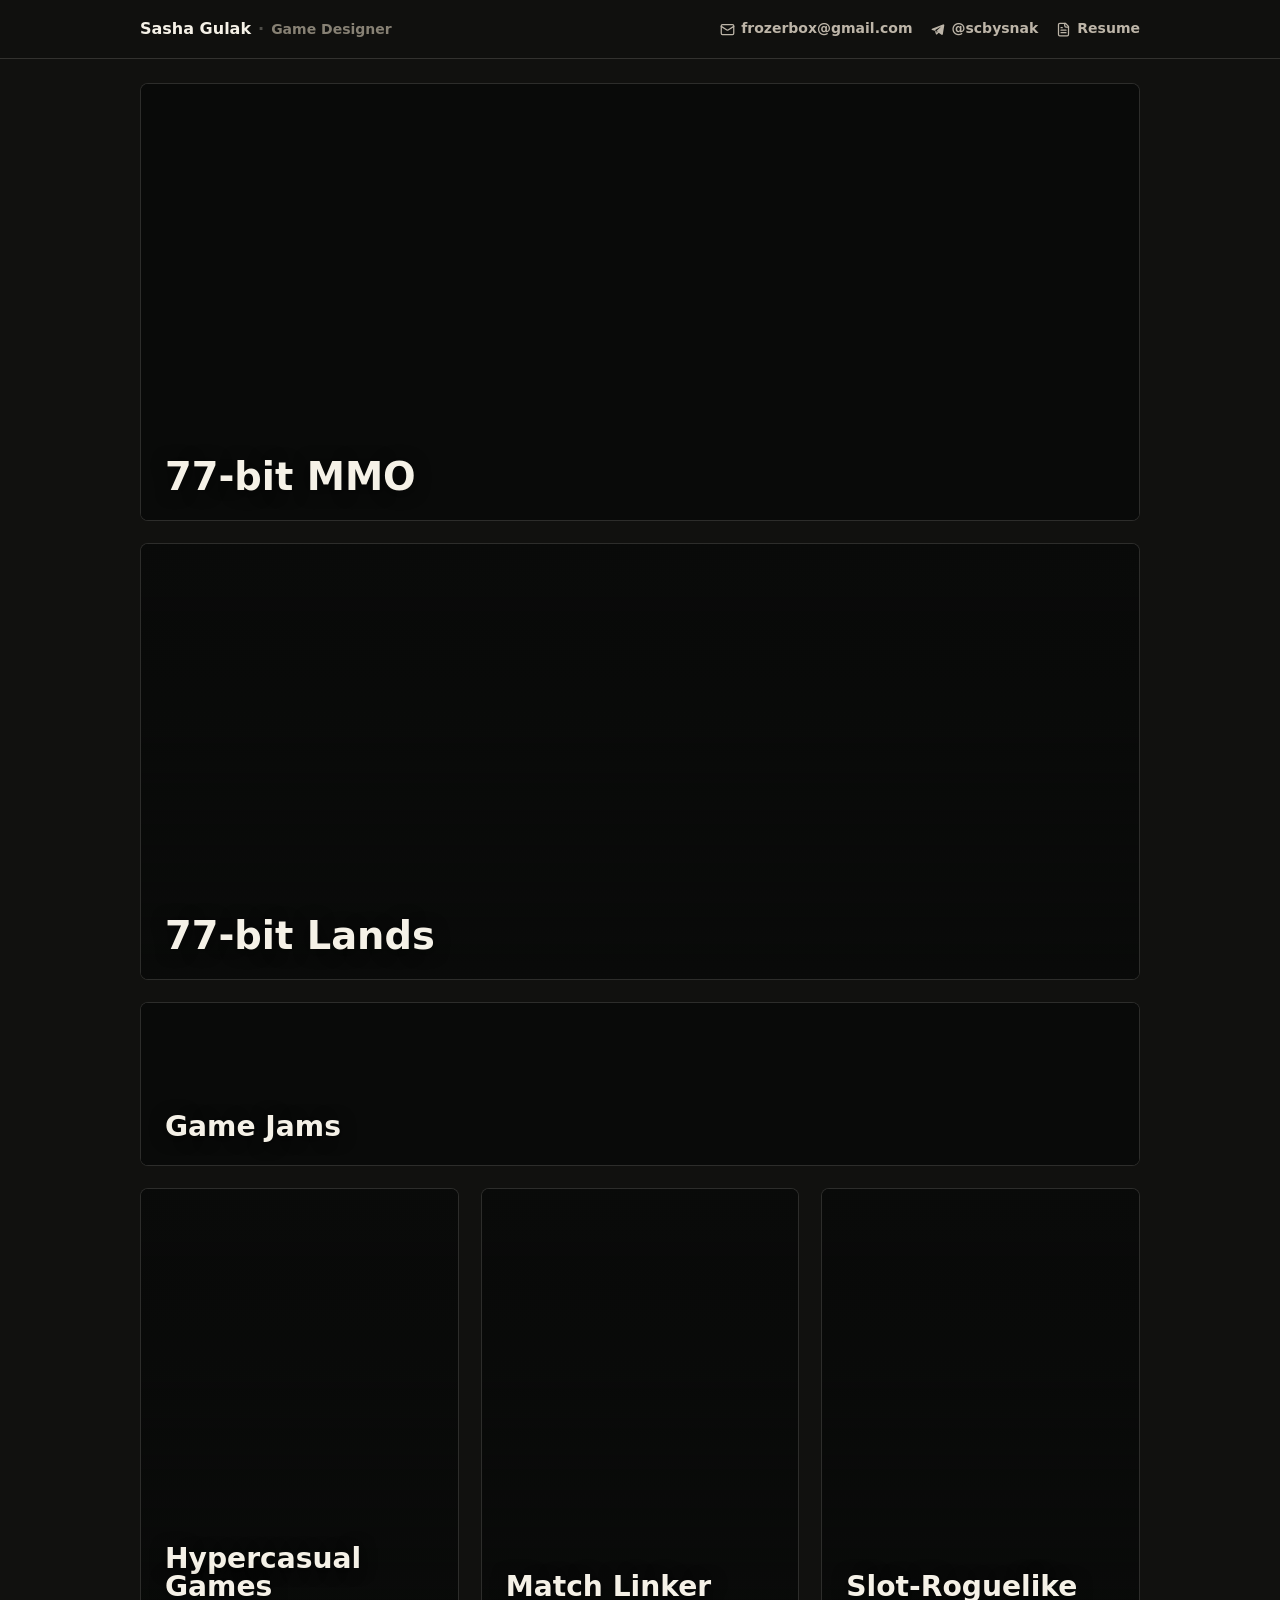
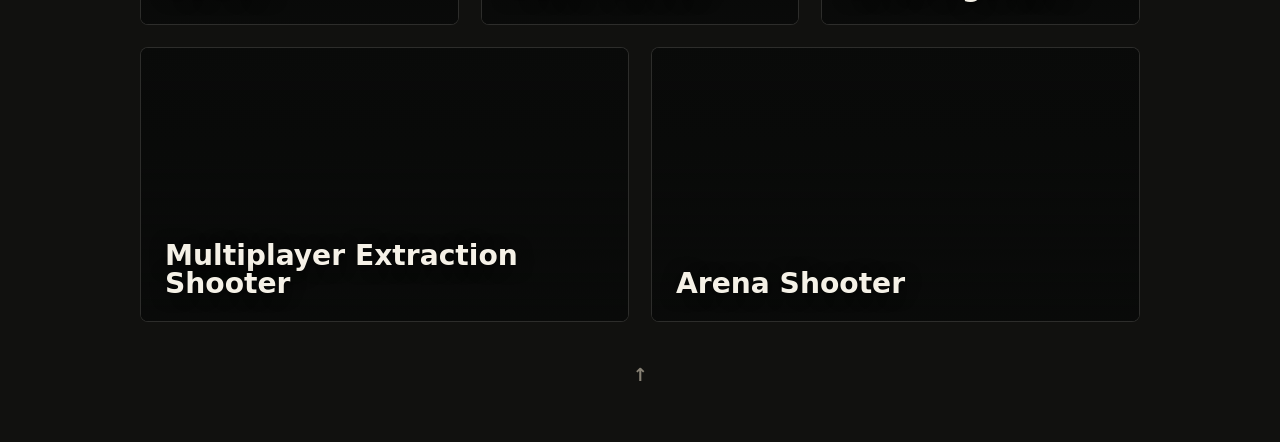
<file: index.html>
<!doctype html>
<html lang="en" id="top">
  <head>
    <meta charset="utf-8">
    <meta name="viewport" content="width=device-width, initial-scale=1">
    <meta name="description" content="Sasha Gulak, Game Designer portfolio: browser, mobile, combat, systems, and content design work.">
    <meta property="og:title" content="Sasha Gulak | Game Designer">
    <meta property="og:description" content="Selected work by Sasha Gulak: browser MMO, idle PvP, mobile prototypes, puzzle, roguelike, shooter, and game jams.">
    <meta property="og:type" content="website">
    <title>Sasha Gulak | Game Designer</title>
    <link rel="stylesheet" href="assets/css/styles.css?v=mobile-stacked-1">
  </head>
  <body>
    <header class="site-header">
      <nav class="nav wrap" aria-label="Contact links">
        <a class="brand" href="#top" aria-label="Sasha Gulak portfolio home">
          <span>Sasha Gulak</span>
          <span class="brand-separator">·</span>
          <span class="brand-role">Game Designer</span>
        </a>
        <div class="top-links">
          <a class="contact-link contact-email" href="mailto:frozerbox@gmail.com">frozerbox@gmail.com</a>
          <a class="contact-link contact-telegram" href="https://t.me/scbysnak">@scbysnak</a>
          <a class="contact-link contact-cv" href="assets/docs/Sasha_Gulak_Game_Designer_CV.pdf">Resume</a>
        </div>
      </nav>
    </header>

    <main>
      <section class="wrap home-index" aria-labelledby="projects-title">
        <h1 id="projects-title" class="sr-only">Sasha Gulak game design portfolio projects</h1>

        <div class="project-gallery project-gallery-featured">
          <a class="work-tile work-tile-flagship" href="case-studies/77-bit-mmorpg.html?v=artifacts-1" aria-label="More info: 77-bit MMORPG">
            <span class="tile-media" aria-hidden="true">
              <video
                class="tile-preview tile-preview-landscape tile-preview-video"
                muted
                loop
                playsinline
                preload="metadata"
                aria-hidden="true"
              >
                <source src="assets/videos/77bitmmopreview.mp4" type="video/mp4">
              </video>
            </span>
            <span class="tile-copy">
              <span class="project-title">77-bit MMO</span>
              <span class="tile-reveal">
                <span class="tile-platform">Browser</span>
                <span>Combat systems, enemy setup, skill trees, and world data for 77-bit's browser MMO.</span>
                <span class="tile-more">More info -></span>
              </span>
            </span>
          </a>
        </div>

        <div class="project-gallery project-gallery-featured">
          <a class="work-tile work-tile-flagship" href="case-studies/77-bit-lands.html?v=artifacts-1" aria-label="More info: 77-bit Lands">
            <span class="tile-media" aria-hidden="true">
              <video
                class="tile-preview tile-preview-landscape tile-preview-video"
                muted
                loop
                playsinline
                preload="metadata"
                aria-hidden="true"
              >
                <source src="assets/videos/77bitlandspreview.mp4" type="video/mp4">
              </video>
            </span>
            <span class="tile-copy">
              <span class="project-title">77-bit Lands</span>
              <span class="tile-reveal">
                <span class="tile-platform">Browser</span>
                <span>Systems design for an idle mining PvP game: economy, missions, seasons, monetization, and beta structure.</span>
                <span class="tile-more">More info -></span>
              </span>
            </span>
          </a>
        </div>

        <div class="project-gallery project-gallery-strip">
          <a class="work-tile" href="https://scbysnak.itch.io/" target="_blank" rel="noopener noreferrer" aria-label="More info: Game Jams">
            <span class="tile-media tile-media-jams-strip" aria-hidden="true">
              <video
                class="tile-preview tile-preview-video jams-strip-video"
                muted
                loop
                playsinline
                preload="metadata"
                aria-hidden="true"
              >
                <source src="assets/videos/gamejampreview.mp4" type="video/mp4">
              </video>
            </span>
            <span class="tile-copy">
              <span class="project-title">Game Jams</span>
              <span class="tile-reveal">
                <span class="tile-platform">PC / Browser</span>
                <span>Small solo games built to a theme on jam deadlines.</span>
                <span class="tile-more">Play now -></span>
              </span>
            </span>
          </a>
        </div>

        <div class="project-gallery project-gallery-medium">
          <div class="work-tile work-tile-static work-tile-mobile-portrait" aria-label="Hyper Casual Mobile Games">
            <span class="tile-media" aria-hidden="true">
              <video
                class="tile-preview tile-preview-phone tile-preview-video"
                muted
                loop
                playsinline
                preload="metadata"
                aria-hidden="true"
              >
                <source src="assets/videos/hyperpreview.mp4" type="video/mp4">
              </video>
            </span>
            <span class="tile-copy">
              <span class="project-title">Hypercasual Games</span>
              <span class="tile-reveal">
                <span class="tile-platform">Mobile</span>
                <span>Solo mobile prototypes for commercial tests: mechanics, controls, levels, and feel.</span>
              </span>
            </span>
          </div>

          <div class="work-tile work-tile-static work-tile-mobile-portrait" aria-label="Match-3 Linker">
            <span class="tile-media" aria-hidden="true">
              <video
                class="tile-preview tile-preview-phone tile-preview-video"
                muted
                loop
                playsinline
                preload="metadata"
                aria-hidden="true"
              >
                <source src="assets/videos/matchlinkerpreview.mp4" type="video/mp4">
              </video>
            </span>
            <span class="tile-copy">
              <span class="project-title">Match Linker</span>
              <span class="tile-reveal">
                <span class="tile-platform">Mobile</span>
                <span>Linking rules, level structure, city-building goals, and balance for a mobile puzzle game.</span>
              </span>
            </span>
          </div>

          <div class="work-tile work-tile-static work-tile-mobile-portrait" aria-label="Slot-Roguelike">
            <span class="tile-media" aria-hidden="true">
              <video
                class="tile-preview tile-preview-phone tile-preview-video tile-preview-slot"
                muted
                loop
                playsinline
                preload="metadata"
                aria-hidden="true"
              >
                <source src="assets/videos/slotpreview.mp4" type="video/mp4">
              </video>
            </span>
            <span class="tile-copy">
              <span class="project-title">Slot-Roguelike</span>
              <span class="tile-reveal">
                <span class="tile-platform">Mobile</span>
                <span>Symbol rules, combo behavior, run rewards, upgrade pacing, and repeat-run progression.</span>
              </span>
            </span>
          </div>

        </div>

        <div class="project-gallery project-gallery-short">
          <div class="work-tile work-tile-static" aria-label="Extraction Shooter Pitch">
            <span class="tile-media" aria-hidden="true">
              <video
                class="tile-preview tile-preview-landscape tile-preview-video"
                muted
                loop
                playsinline
                preload="metadata"
                aria-hidden="true"
              >
                <source src="assets/videos/extractionpreview.mp4" type="video/mp4">
              </video>
            </span>
            <span class="tile-copy">
              <span class="project-title">Multiplayer Extraction Shooter</span>
              <span class="tile-reveal">
                <span class="tile-platform">Mobile</span>
                <span>GDC 2023 demo pitch: combat rules, weapons, level structure, and extraction goals.</span>
              </span>
            </span>
          </div>

          <div class="work-tile work-tile-static" aria-label="Metasaurs Arena Shooter">
            <span class="tile-media" aria-hidden="true">
              <video
                class="tile-preview tile-preview-landscape tile-preview-video"
                muted
                loop
                playsinline
                preload="metadata"
                aria-hidden="true"
              >
                <source src="assets/videos/arenapreview.mp4" type="video/mp4">
              </video>
            </span>
            <span class="tile-copy">
              <span class="project-title">Arena Shooter</span>
              <span class="tile-reveal">
                <span class="tile-platform">Browser</span>
                <span>Browser arena shooter work: maps, weapons, pickups, and combat content.</span>
              </span>
            </span>
          </div>
        </div>

      </section>

      <div class="wrap back-top-wrap footer-top">
        <a href="#top" aria-label="Back to top">↑</a>
      </div>
    </main>
    <script>
      const mobilePreviewQuery = window.matchMedia("(max-width: 620px)");
      const previewTiles = Array.from(document.querySelectorAll(".tile-preview-video"))
        .map((video) => ({
          video,
          tile: video.closest(".work-tile"),
        }))
        .filter(({ tile }) => tile);

      let mobilePreviewObserver = null;

      const playPreview = ({ video, tile }) => {
        tile.classList.add("is-preview-playing");
        video.muted = true;
        video.loop = true;
        video.playsInline = true;
        if (video.readyState === 0) {
          video.load();
        }
        video.play().catch(() => {});
      };

      const pausePreview = ({ video, tile }, reset = false) => {
        tile.classList.remove("is-preview-playing");
        video.pause();
        if (reset) {
          video.currentTime = 0;
        }
      };

      previewTiles.forEach((preview) => {
        const playOnDesktop = () => {
          if (!mobilePreviewQuery.matches) {
            playPreview(preview);
          }
        };

        const pauseOnDesktop = () => {
          if (!mobilePreviewQuery.matches) {
            pausePreview(preview, true);
          }
        };

        preview.tile.addEventListener("pointerenter", playOnDesktop);
        preview.tile.addEventListener("pointerleave", pauseOnDesktop);
        preview.tile.addEventListener("mouseenter", playOnDesktop);
        preview.tile.addEventListener("mouseleave", pauseOnDesktop);
        preview.tile.addEventListener("focusin", playOnDesktop);
        preview.tile.addEventListener("focusout", pauseOnDesktop);
      });

      const stopMobileAutoplay = () => {
        if (mobilePreviewObserver) {
          mobilePreviewObserver.disconnect();
          mobilePreviewObserver = null;
        }
        previewTiles.forEach((preview) => pausePreview(preview, true));
      };

      const startMobileAutoplay = () => {
        stopMobileAutoplay();

        if (!("IntersectionObserver" in window)) {
          previewTiles.forEach(playPreview);
          return;
        }

        mobilePreviewObserver = new IntersectionObserver((entries) => {
          entries.forEach((entry) => {
            const preview = previewTiles.find(({ tile }) => tile === entry.target);

            if (!preview) {
              return;
            }

            if (entry.isIntersecting) {
              playPreview(preview);
            } else {
              pausePreview(preview);
            }
          });
        }, {
          threshold: 0.35,
        });

        previewTiles.forEach(({ tile }) => mobilePreviewObserver.observe(tile));
      };

      const syncPreviewMode = () => {
        if (mobilePreviewQuery.matches) {
          startMobileAutoplay();
        } else {
          stopMobileAutoplay();
        }
      };

      syncPreviewMode();
      if (mobilePreviewQuery.addEventListener) {
        mobilePreviewQuery.addEventListener("change", syncPreviewMode);
      } else {
        mobilePreviewQuery.addListener(syncPreviewMode);
      }
    </script>
  </body>
</html>
</file>
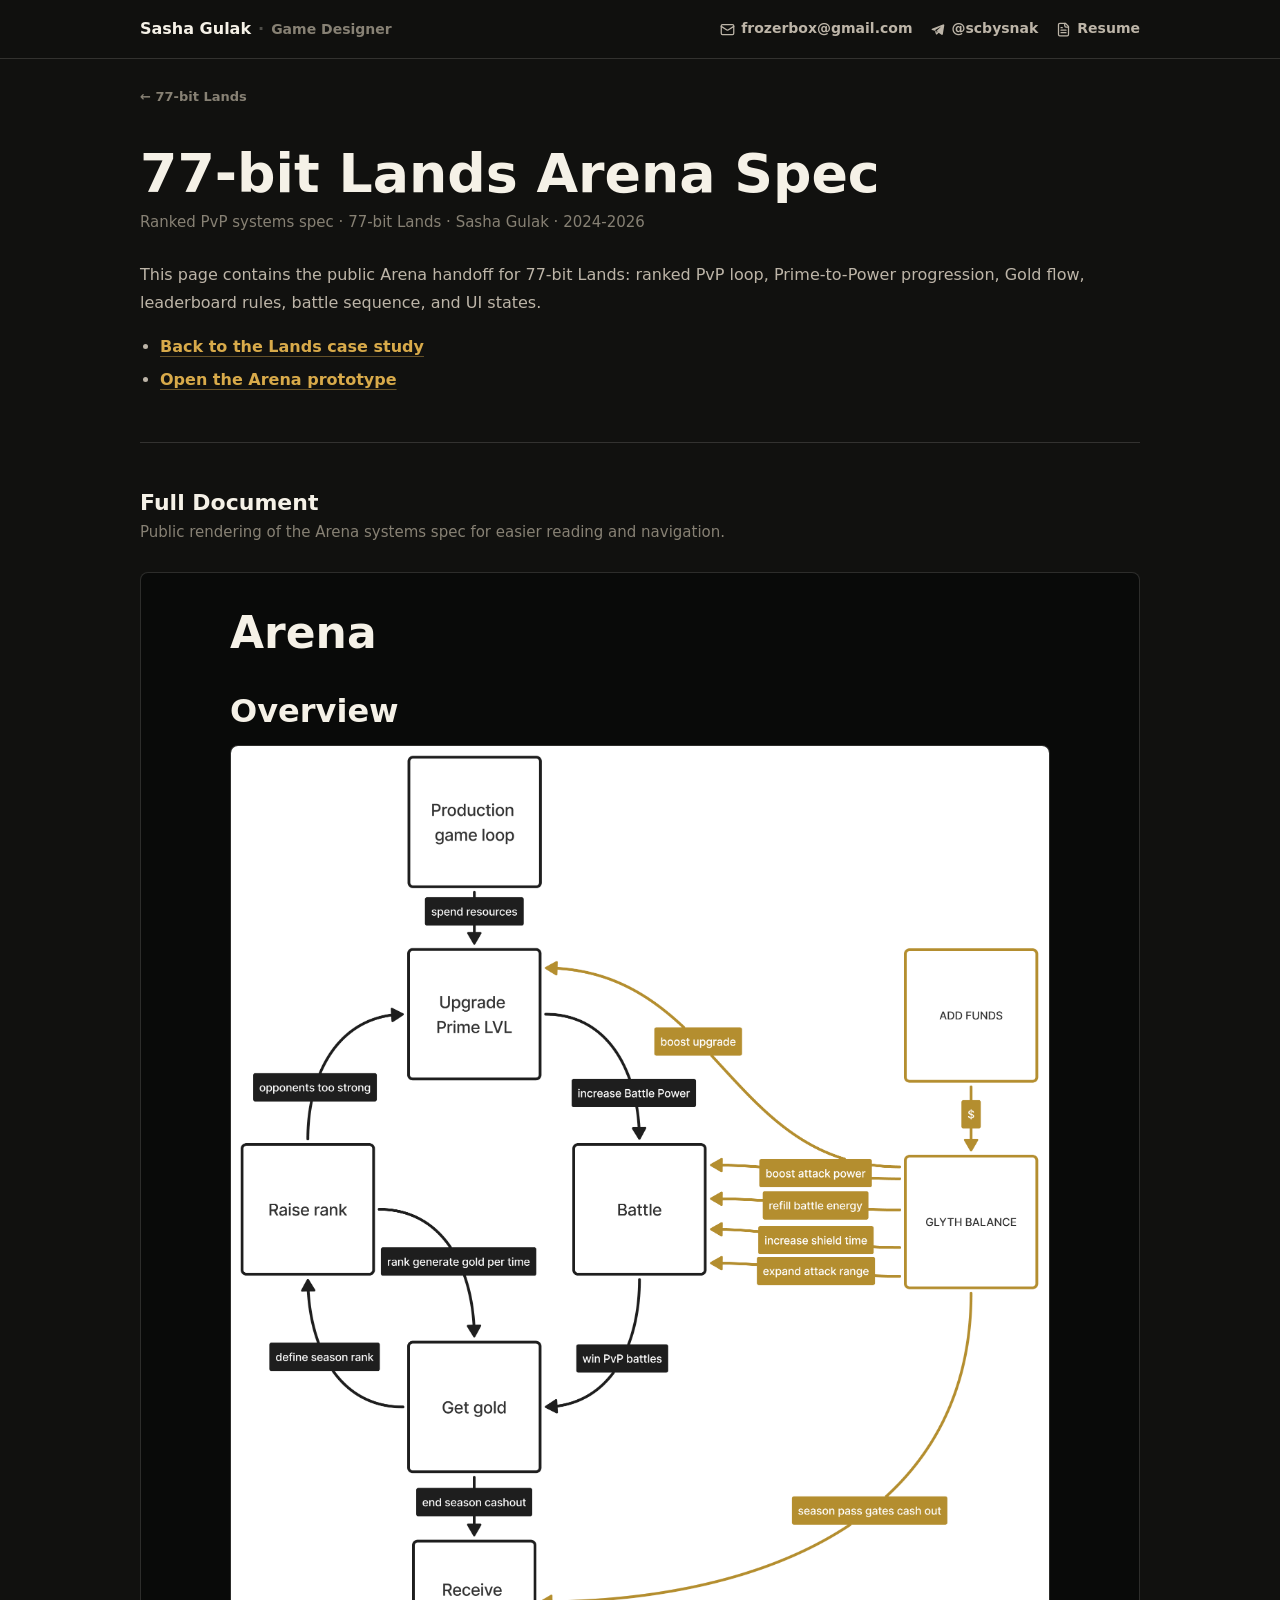
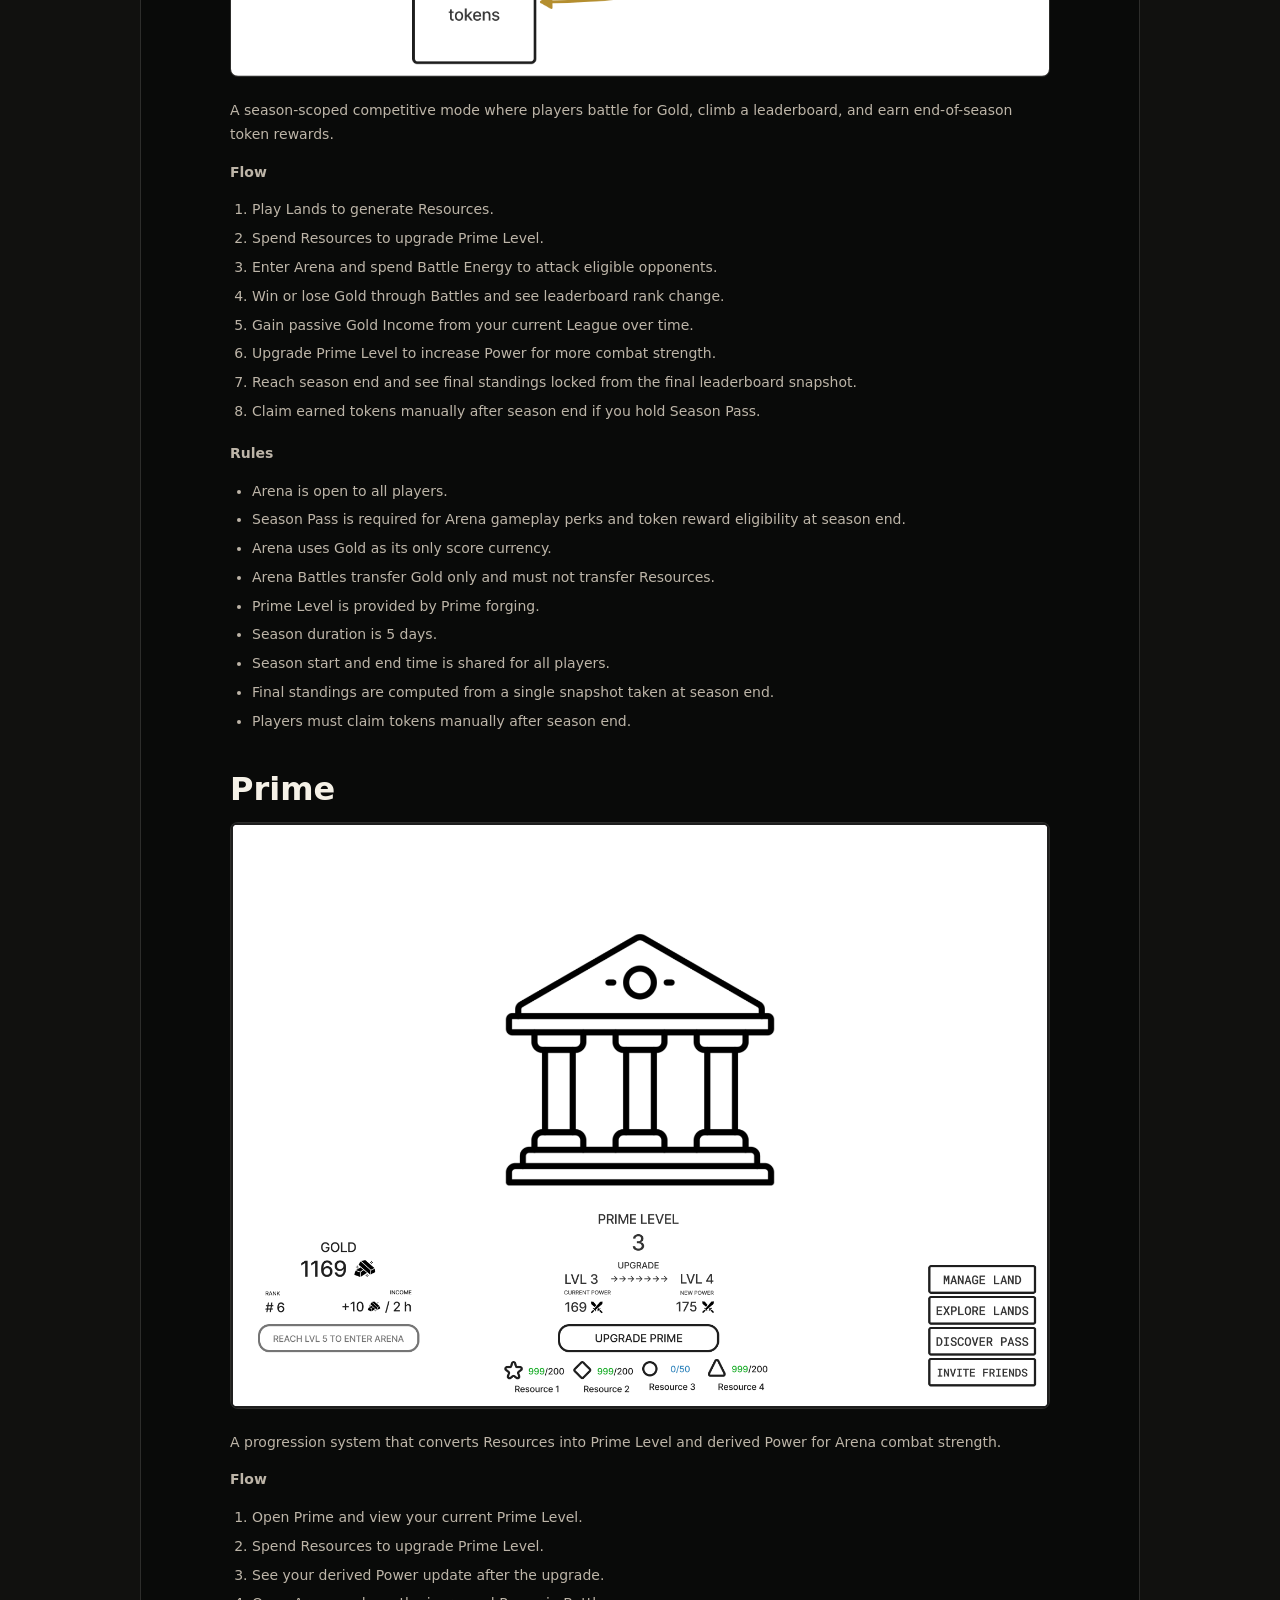
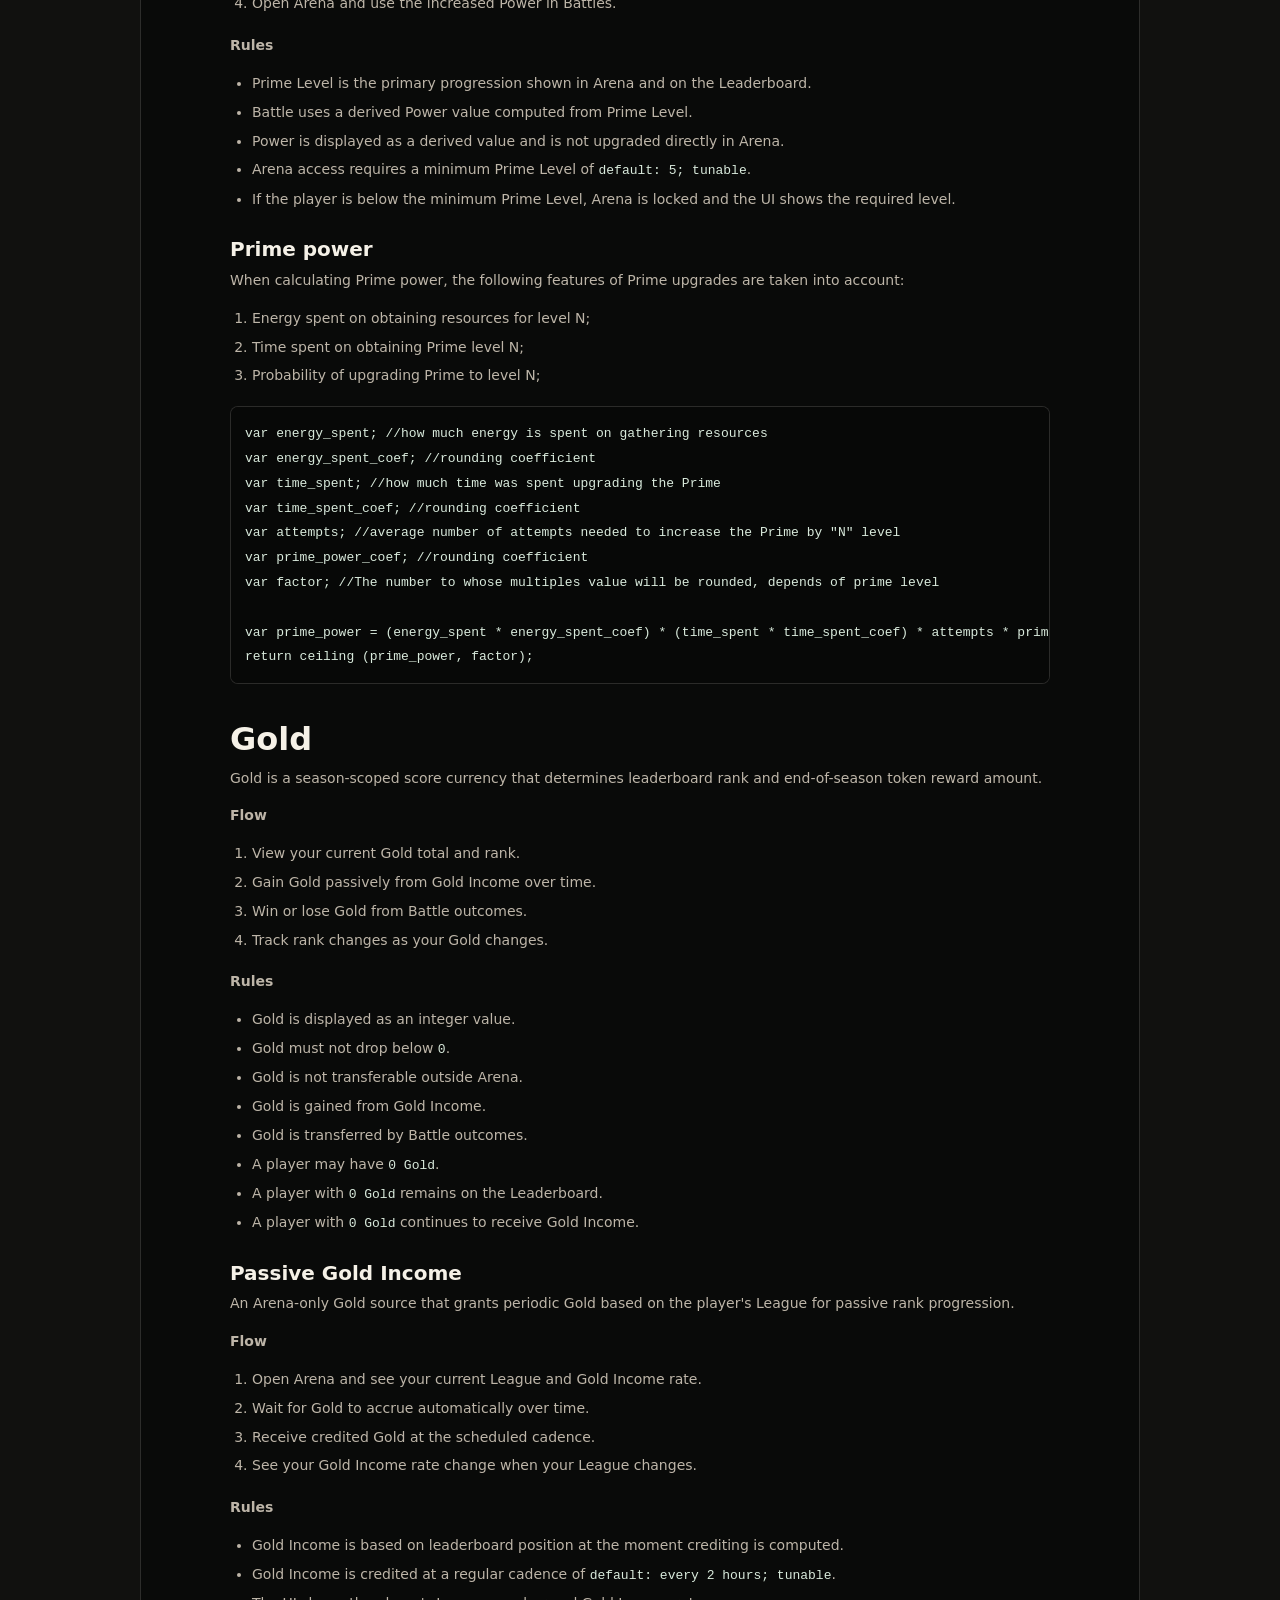
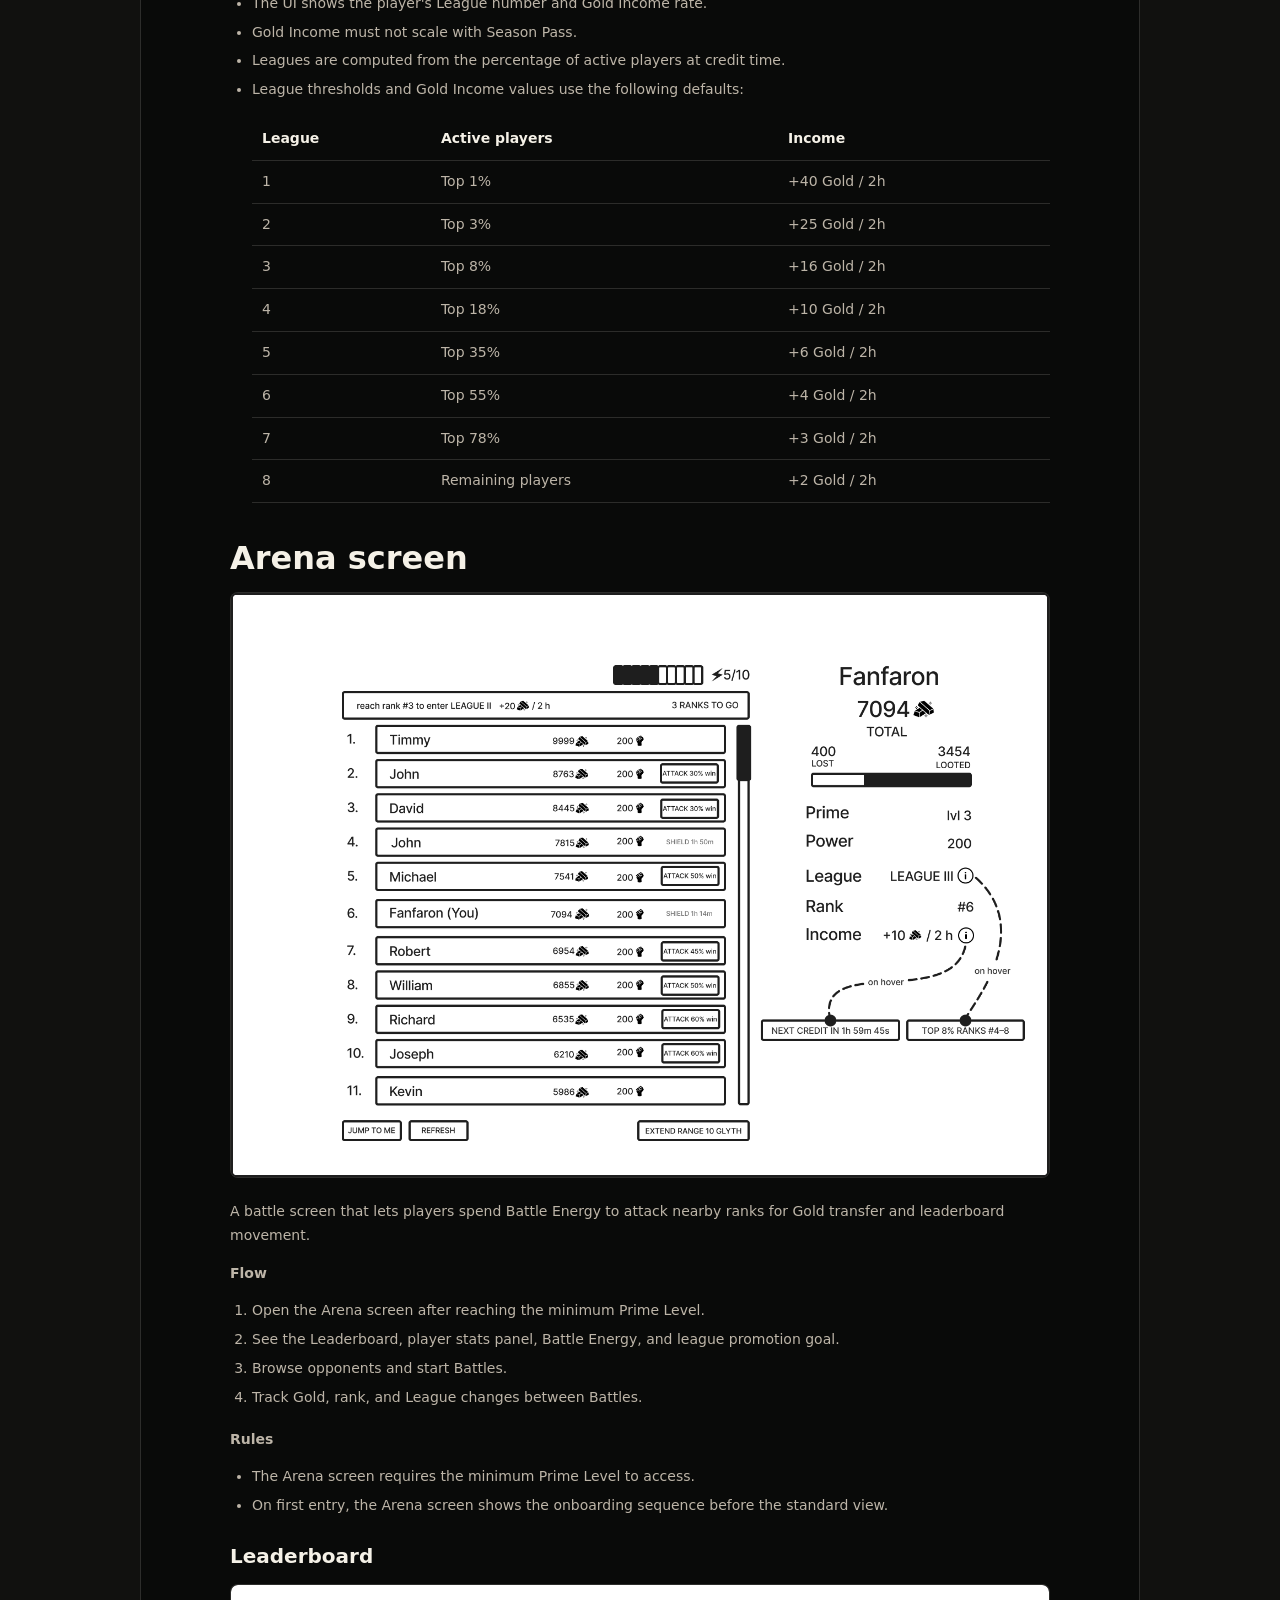
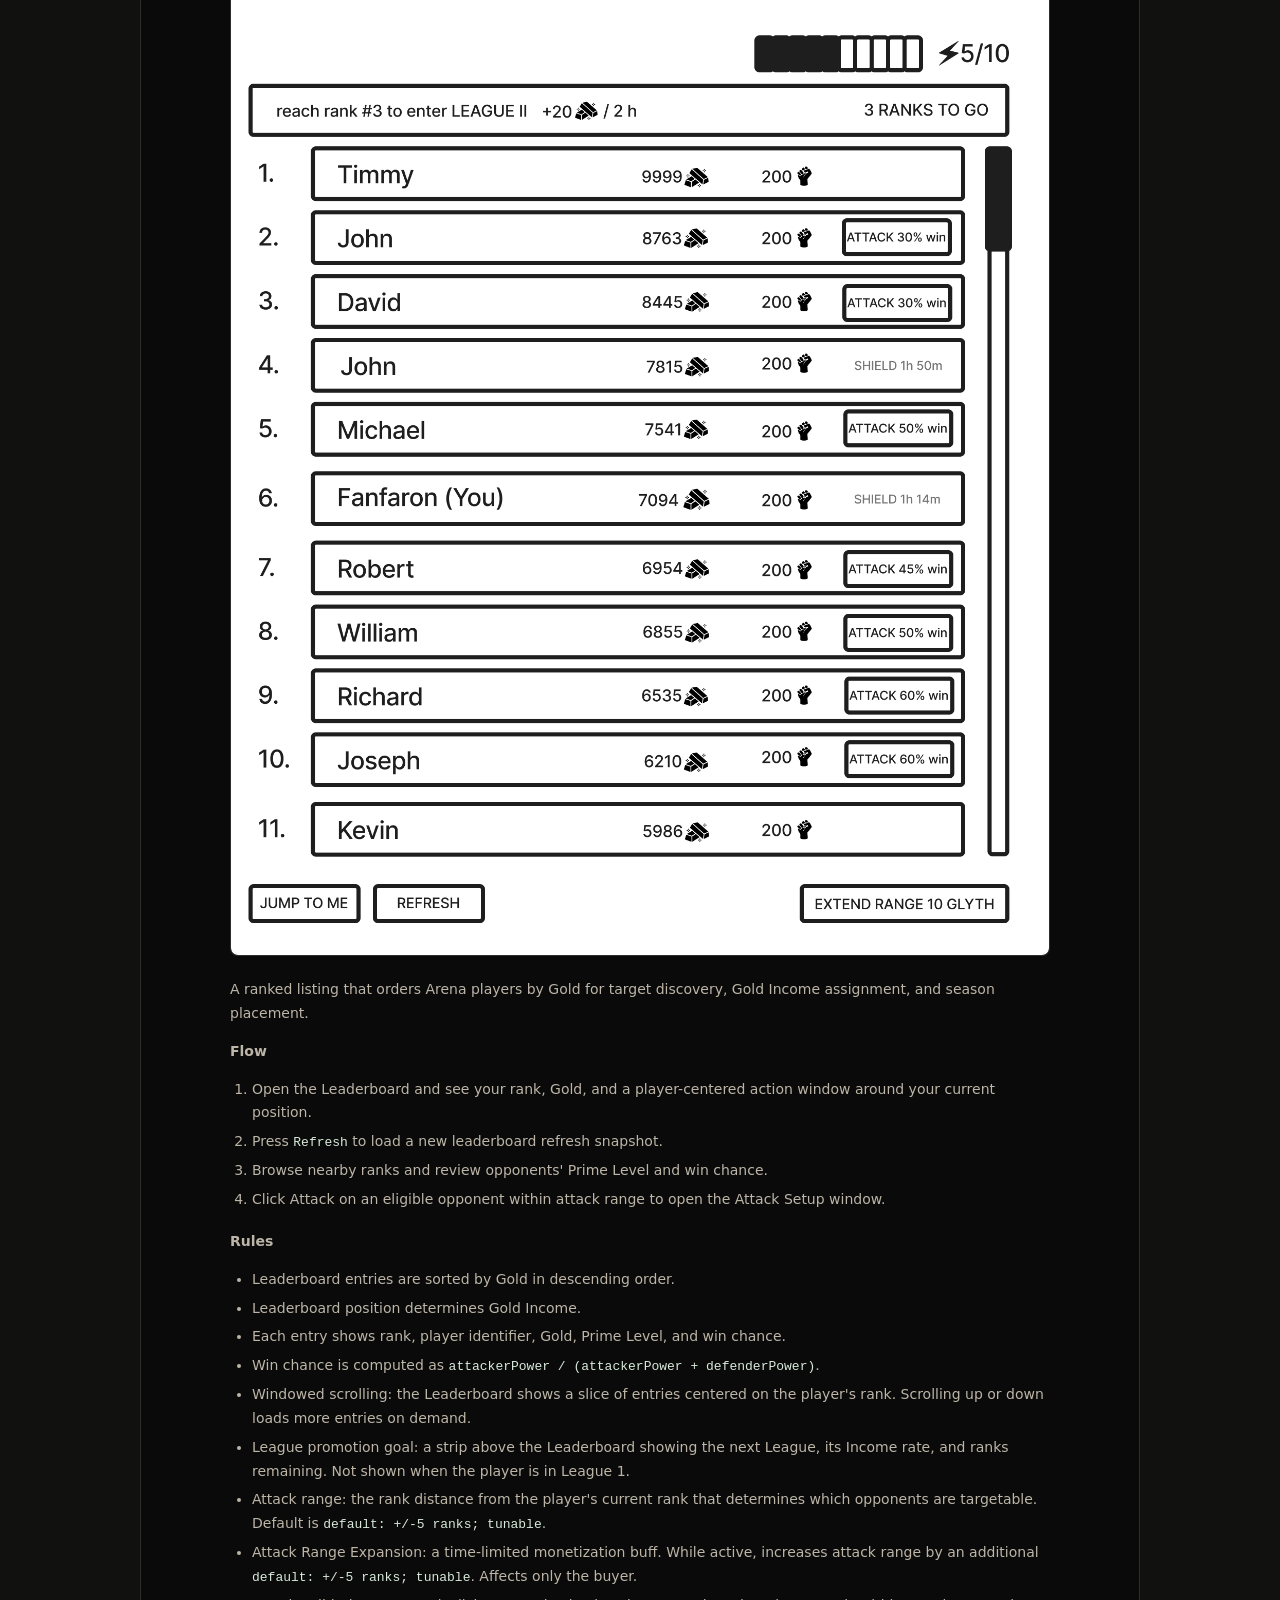
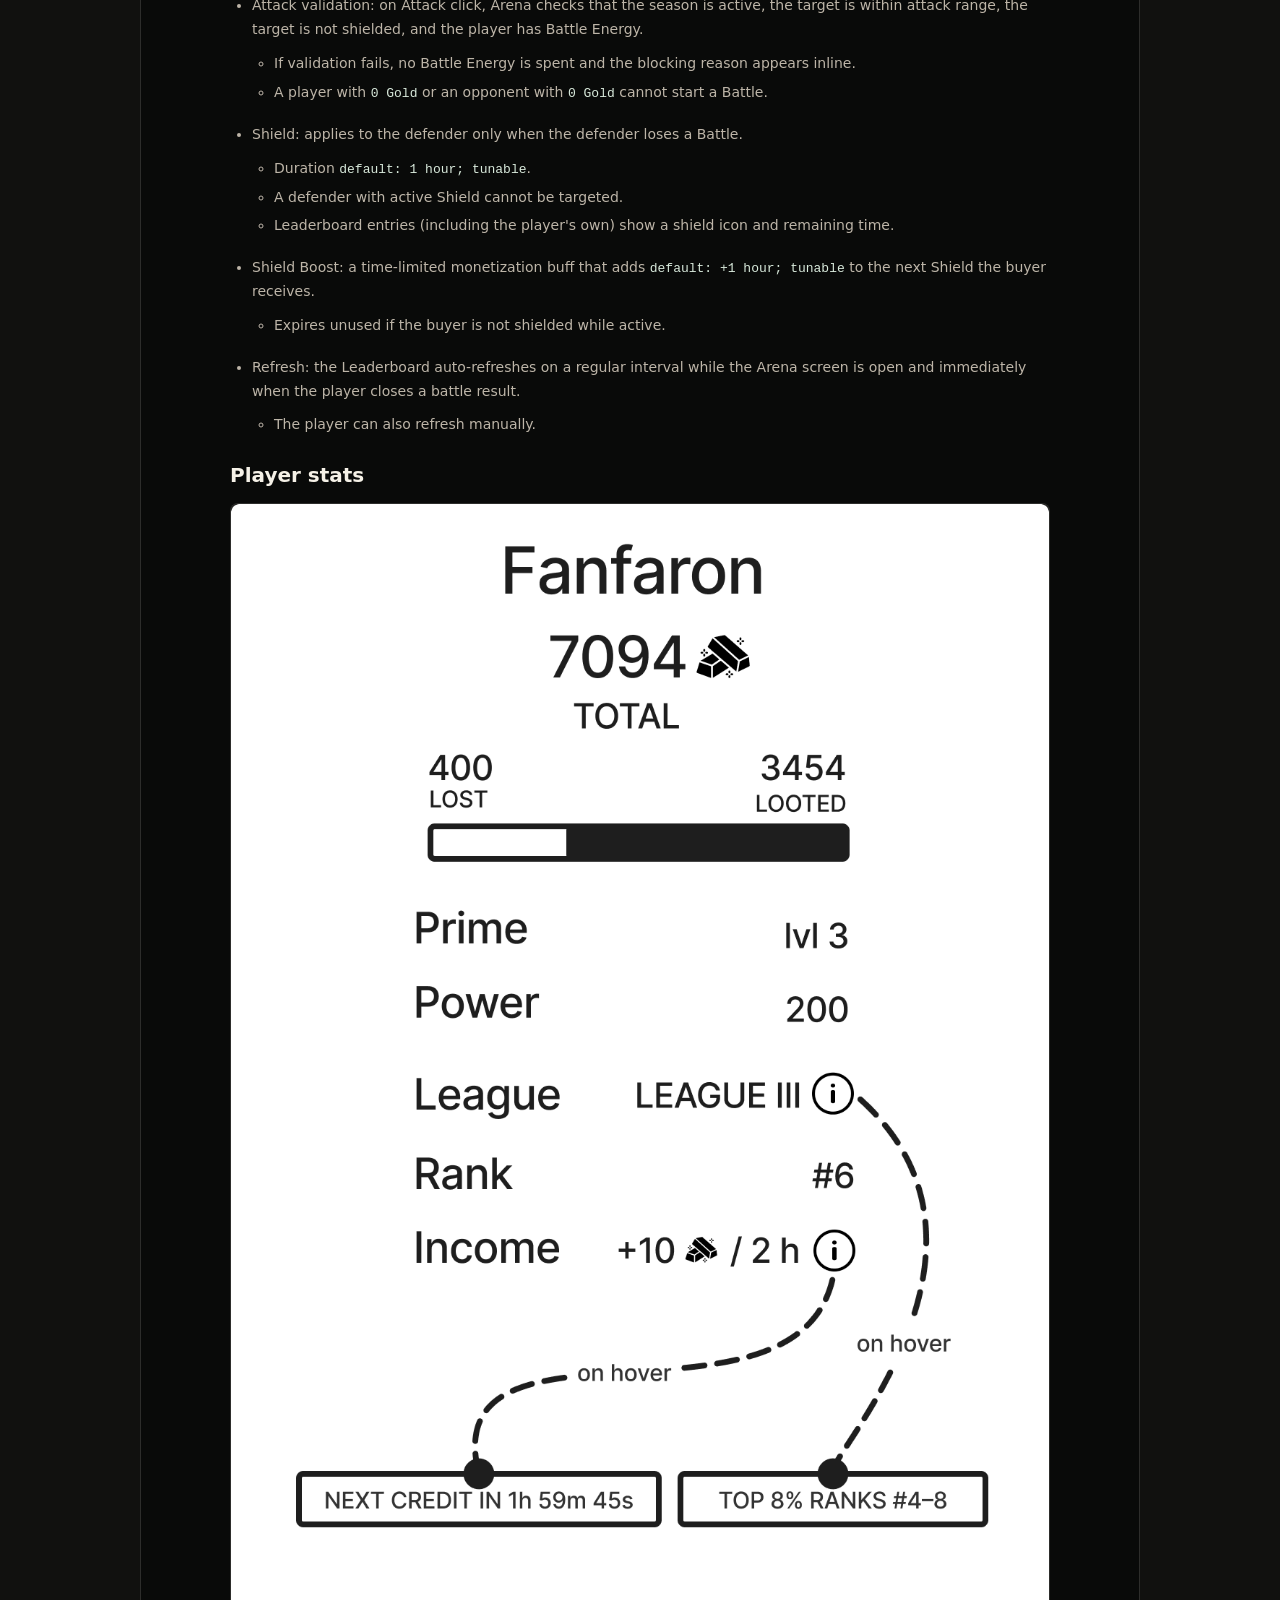
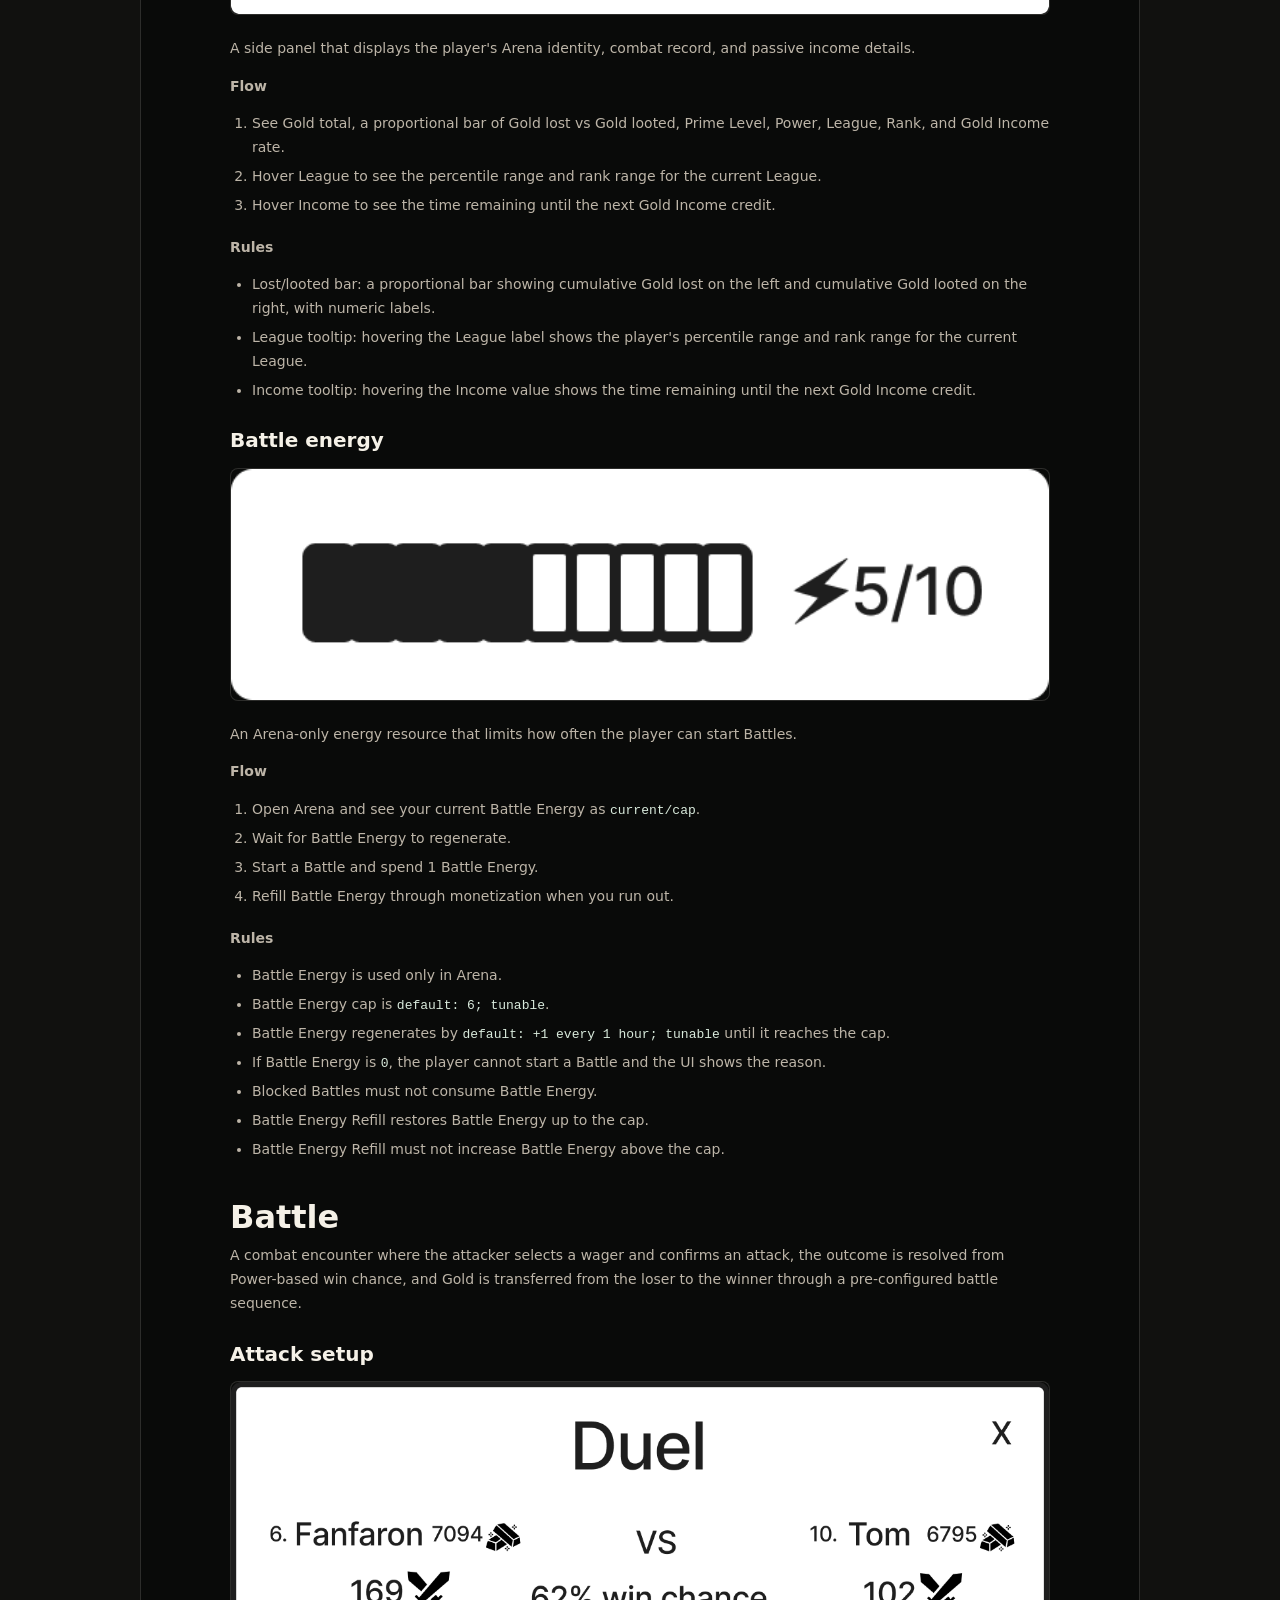
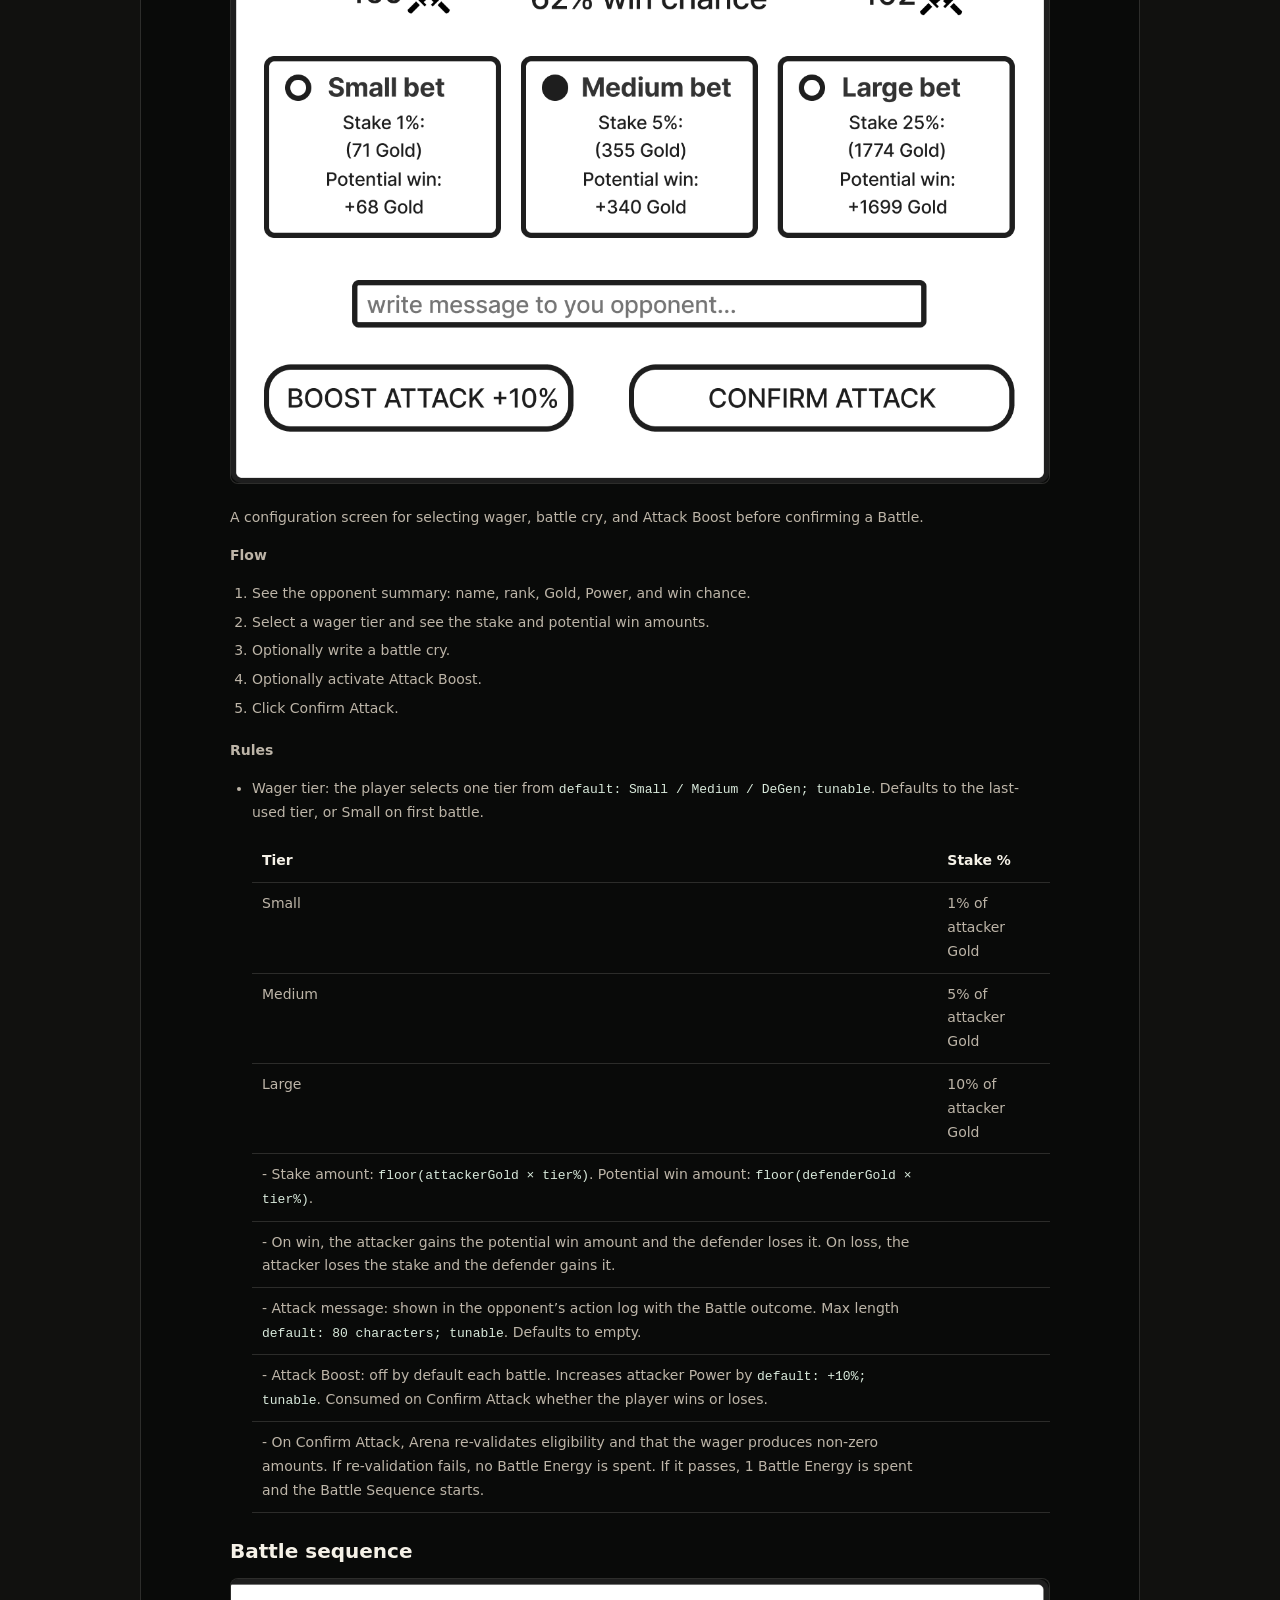
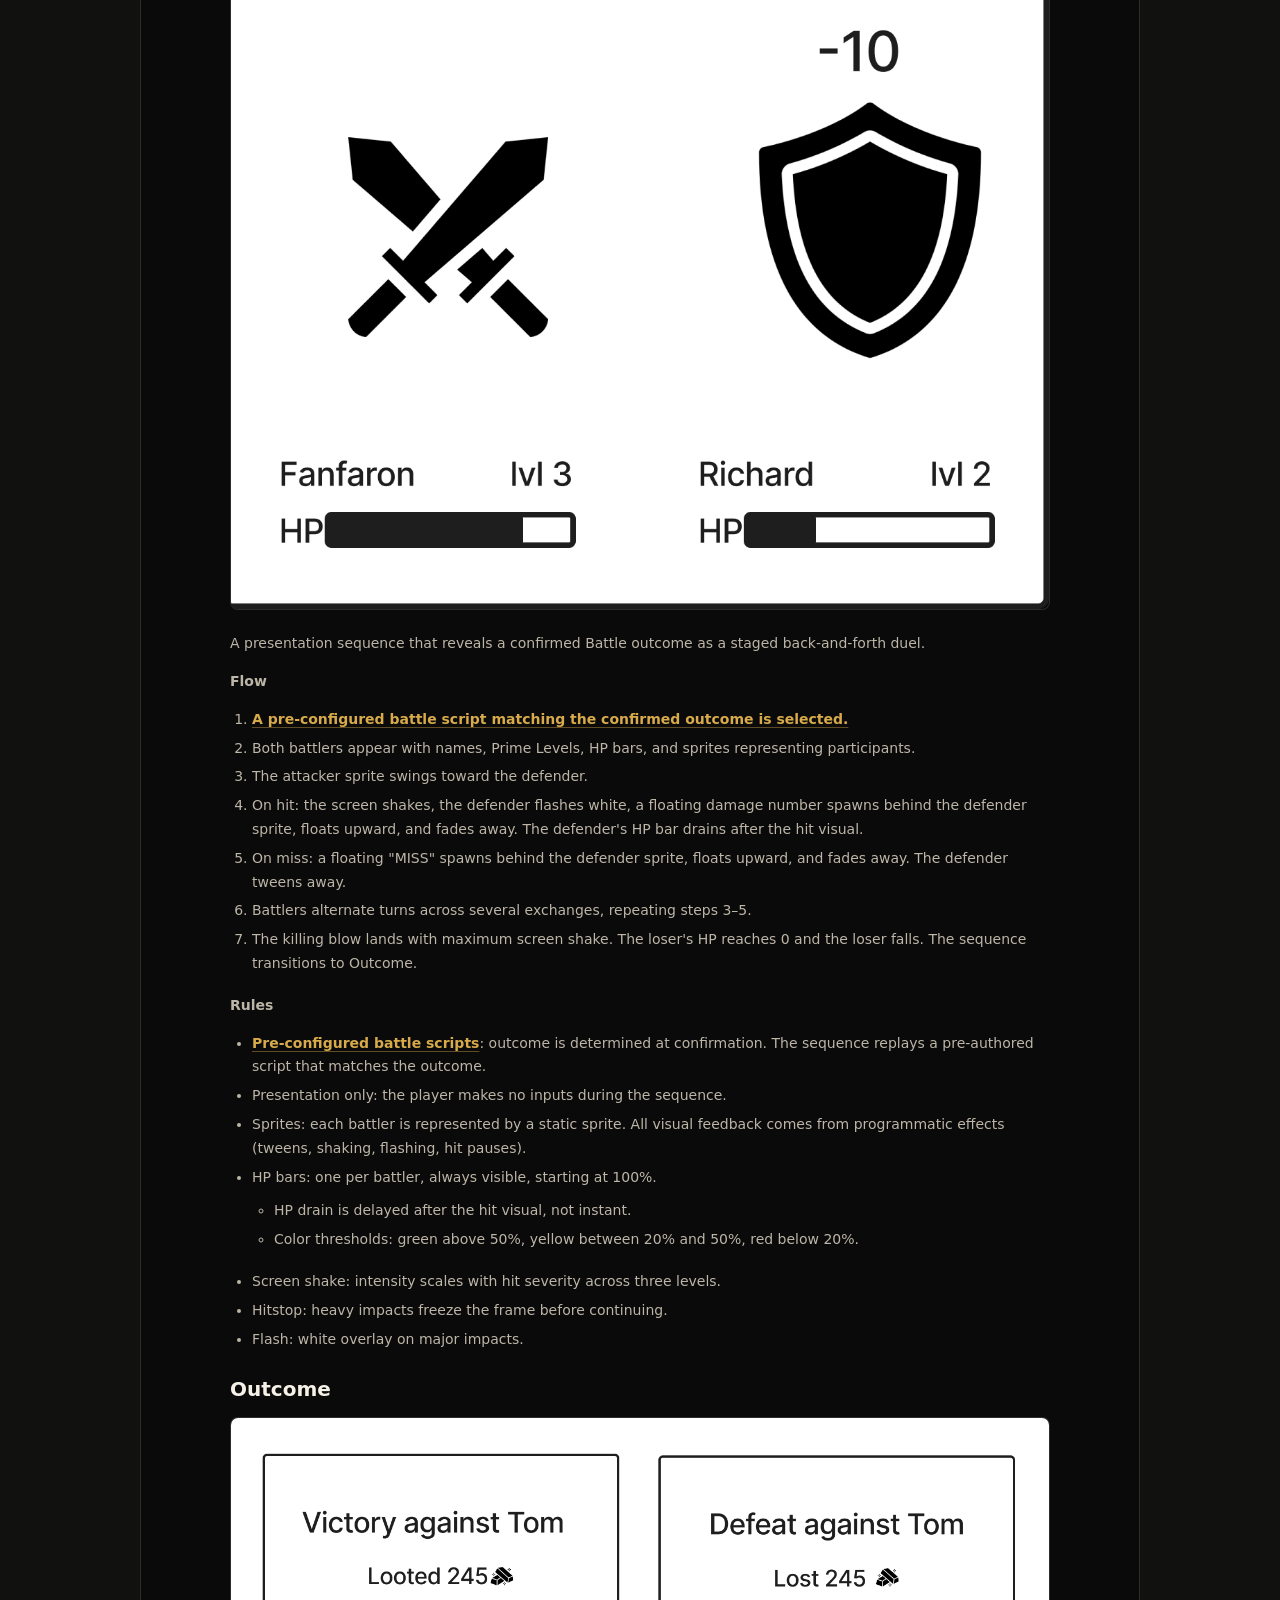
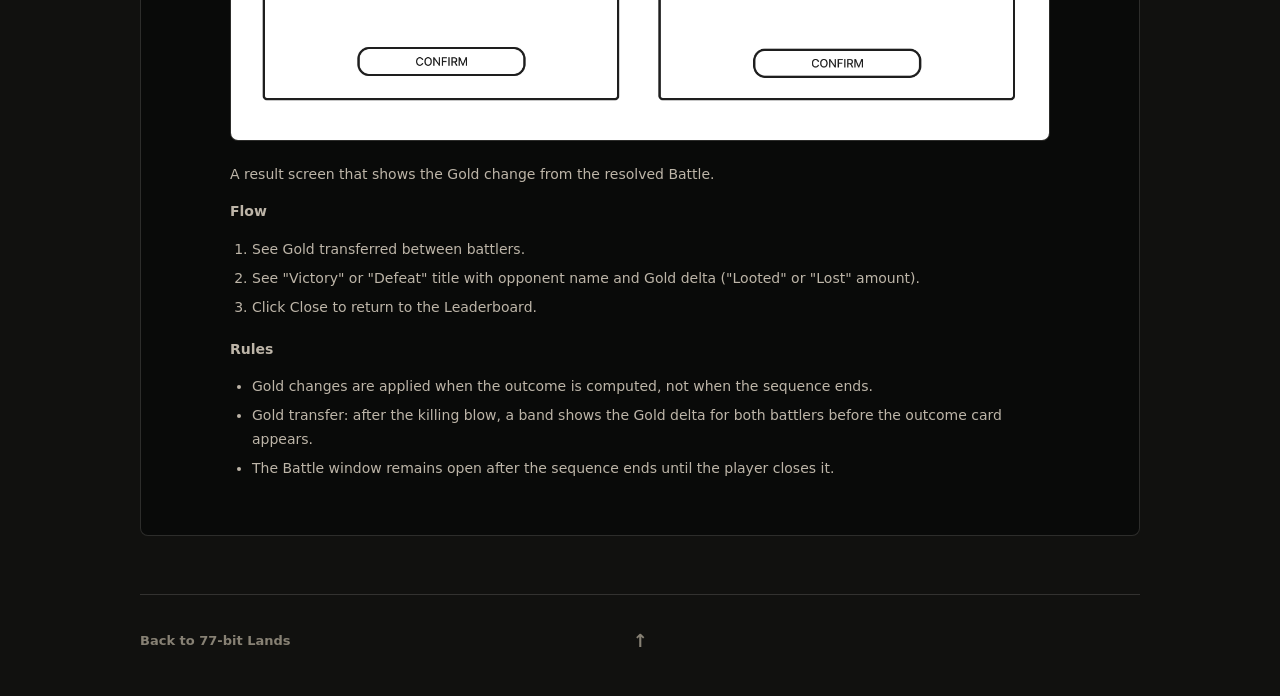
<file: artifacts/77-bit-lands-arena-spec.html>
<!doctype html>
<html lang="en" id="top">
  <head>
    <meta charset="utf-8">
    <meta name="viewport" content="width=device-width, initial-scale=1">
    <meta name="description" content="77-bit Lands Arena spec by Sasha Gulak: ranked PvP loop, formulas, leaderboard rules, battle flow, and implementation handoff.">
    <title>77-bit Lands Arena Spec | Sasha Gulak</title>
    <link rel="stylesheet" href="../assets/css/styles.css?v=mobile-stacked-1">
  </head>
  <body>
    <header class="site-header">
      <nav class="nav wrap" aria-label="Contact links">
        <a class="brand" href="../index.html" aria-label="Sasha Gulak portfolio home">
          <span>Sasha Gulak</span>
          <span class="brand-separator">·</span>
          <span class="brand-role">Game Designer</span>
        </a>
        <div class="top-links">
          <a class="contact-link contact-email" href="mailto:frozerbox@gmail.com">frozerbox@gmail.com</a>
          <a class="contact-link contact-telegram" href="https://t.me/scbysnak">@scbysnak</a>
          <a class="contact-link contact-cv" href="../assets/docs/Sasha_Gulak_Game_Designer_CV.pdf">Resume</a>
        </div>
      </nav>
    </header>

    <main>
      <div class="wrap-page">
        <a class="back-link" href="../case-studies/77-bit-lands.html">← 77-bit Lands</a>

        <section class="doc-section-hero">
          <h1>77-bit Lands Arena Spec</h1>
          <p class="doc-definition">Ranked PvP systems spec · 77-bit Lands · Sasha Gulak · 2024-2026</p>

          <div class="doc-body hero-summary">
            <p>This page contains the public Arena handoff for 77-bit Lands: ranked PvP loop, Prime-to-Power progression, Gold flow, leaderboard rules, battle sequence, and UI states.</p>
            <ul>
              <li><a href="../case-studies/77-bit-lands.html">Back to the Lands case study</a></li>
              <li><a href="https://77bit-lands-arena-prototype.vercel.app/#/prototypes/arena-v1" target="_blank" rel="noopener noreferrer">Open the Arena prototype</a></li>
            </ul>
          </div>
        </section>

        <hr class="section-divider">

        <section class="doc-section">
          <h2>Full Document</h2>
          <p class="doc-definition">Public rendering of the Arena systems spec for easier reading and navigation.</p>

          <div class="doc-content doc-document-page">
            <article class="embedded-doc" aria-label="Arena systems specification">
<h1>Arena</h1>
<h2>Overview</h2>
<p><img alt="image.png" src="../assets/images/case-studies/lands/arena-doc/arena-overview.png"></p>
<p>A season-scoped competitive mode where players battle for Gold, climb a leaderboard, and earn end-of-season token rewards.</p>
<p><strong>Flow</strong></p>
<ol>
<li>Play Lands to generate Resources.</li>
<li>Spend Resources to upgrade Prime Level.</li>
<li>Enter Arena and spend Battle Energy to attack eligible opponents.</li>
<li>Win or lose Gold through Battles and see leaderboard rank change.</li>
<li>Gain passive Gold Income from your current League over time.</li>
<li>Upgrade Prime Level to increase Power for more combat strength.</li>
<li>Reach season end and see final standings locked from the final leaderboard snapshot.</li>
<li>Claim earned tokens manually after season end if you hold Season Pass.</li>
</ol>
<p><strong>Rules</strong></p>
<ul>
<li>Arena is open to all players.</li>
<li>Season Pass is required for Arena gameplay perks and token reward eligibility at season end.</li>
<li>Arena uses Gold as its only score currency.</li>
<li>Arena Battles transfer Gold only and must not transfer Resources.</li>
<li>Prime Level is provided by Prime forging.</li>
<li>Season duration is 5 days.</li>
<li>Season start and end time is shared for all players.</li>
<li>Final standings are computed from a single snapshot taken at season end.</li>
<li>Players must claim tokens manually after season end.</li>
</ul>
<h2>Prime</h2>
<p><img alt="image.png" src="../assets/images/case-studies/lands/arena-doc/prime.png"></p>
<p>A progression system that converts Resources into Prime Level and derived Power for Arena combat strength.</p>
<p><strong>Flow</strong></p>
<ol>
<li>Open Prime and view your current Prime Level.</li>
<li>Spend Resources to upgrade Prime Level.</li>
<li>See your derived Power update after the upgrade.</li>
<li>Open Arena and use the increased Power in Battles.</li>
</ol>
<p><strong>Rules</strong></p>
<ul>
<li>Prime Level is the primary progression shown in Arena and on the Leaderboard.</li>
<li>Battle uses a derived Power value computed from Prime Level.</li>
<li>Power is displayed as a derived value and is not upgraded directly in Arena.</li>
<li>Arena access requires a minimum Prime Level of <code>default: 5; tunable</code>.</li>
<li>If the player is below the minimum Prime Level, Arena is locked and the UI shows the required level.</li>
</ul>
<h3>Prime power</h3>
<p>When calculating Prime power, the following features of Prime upgrades are taken into account:</p>
<ol>
<li>Energy spent on obtaining resources for level N;</li>
<li>Time spent on obtaining Prime level N;</li>
<li>Probability of upgrading Prime to level N;</li>
</ol>
<pre><code class="language-csharp">var energy_spent; //how much energy is spent on gathering resources
var energy_spent_coef; //rounding coefficient
var time_spent; //how much time was spent upgrading the Prime
var time_spent_coef; //rounding coefficient
var attempts; //average number of attempts needed to increase the Prime by "N" level
var prime_power_coef; //rounding coefficient
var factor; //The number to whose multiples value will be rounded, depends of prime level

var prime_power = (energy_spent * energy_spent_coef) * (time_spent * time_spent_coef) * attempts * prime_power_coef;
return ceiling (prime_power, factor);
</code></pre>
<h2>Gold</h2>
<p>Gold is a season-scoped score currency that determines leaderboard rank and end-of-season token reward amount.</p>
<p><strong>Flow</strong></p>
<ol>
<li>View your current Gold total and rank.</li>
<li>Gain Gold passively from Gold Income over time.</li>
<li>Win or lose Gold from Battle outcomes.</li>
<li>Track rank changes as your Gold changes.</li>
</ol>
<p><strong>Rules</strong></p>
<ul>
<li>Gold is displayed as an integer value.</li>
<li>Gold must not drop below <code>0</code>.</li>
<li>Gold is not transferable outside Arena.</li>
<li>Gold is gained from Gold Income.</li>
<li>Gold is transferred by Battle outcomes.</li>
<li>A player may have <code>0 Gold</code>.</li>
<li>A player with <code>0 Gold</code> remains on the Leaderboard.</li>
<li>A player with <code>0 Gold</code> continues to receive Gold Income.</li>
</ul>
<h3>Passive Gold Income</h3>
<p>An Arena-only Gold source that grants periodic Gold based on the player's League for passive rank progression.</p>
<p><strong>Flow</strong></p>
<ol>
<li>Open Arena and see your current League and Gold Income rate.</li>
<li>Wait for Gold to accrue automatically over time.</li>
<li>Receive credited Gold at the scheduled cadence.</li>
<li>See your Gold Income rate change when your League changes.</li>
</ol>
<p><strong>Rules</strong></p>
<ul>
<li>Gold Income is based on leaderboard position at the moment crediting is computed.</li>
<li>Gold Income is credited at a regular cadence of <code>default: every 2 hours; tunable</code>.</li>
<li>The UI shows the player's League number and Gold Income rate.</li>
<li>Gold Income must not scale with Season Pass.</li>
<li>Leagues are computed from the percentage of active players at credit time.</li>
<li>
<p>League thresholds and Gold Income values use the following defaults:</p>
<table>
<thead>
<tr>
<th>League</th>
<th>Active players</th>
<th>Income</th>
</tr>
</thead>
<tbody>
<tr><td>1</td><td>Top 1%</td><td>+40 Gold / 2h</td></tr>
<tr><td>2</td><td>Top 3%</td><td>+25 Gold / 2h</td></tr>
<tr><td>3</td><td>Top 8%</td><td>+16 Gold / 2h</td></tr>
<tr><td>4</td><td>Top 18%</td><td>+10 Gold / 2h</td></tr>
<tr><td>5</td><td>Top 35%</td><td>+6 Gold / 2h</td></tr>
<tr><td>6</td><td>Top 55%</td><td>+4 Gold / 2h</td></tr>
<tr><td>7</td><td>Top 78%</td><td>+3 Gold / 2h</td></tr>
<tr><td>8</td><td>Remaining players</td><td>+2 Gold / 2h</td></tr>
</tbody>
</table>
</li>
</ul>
<h2>Arena screen</h2>
<p><img alt="image.png" src="../assets/images/case-studies/lands/arena-doc/arena-screen.png"></p>
<p>A battle screen that lets players spend Battle Energy to attack nearby ranks for Gold transfer and leaderboard movement.</p>
<p><strong>Flow</strong></p>
<ol>
<li>Open the Arena screen after reaching the minimum Prime Level.</li>
<li>See the Leaderboard, player stats panel, Battle Energy, and league promotion goal.</li>
<li>Browse opponents and start Battles.</li>
<li>Track Gold, rank, and League changes between Battles.</li>
</ol>
<p><strong>Rules</strong></p>
<ul>
<li>The Arena screen requires the minimum Prime Level to access.</li>
<li>On first entry, the Arena screen shows the onboarding sequence before the standard view.</li>
</ul>
<h3>Leaderboard</h3>
<p><img alt="image.png" src="../assets/images/case-studies/lands/arena-doc/leaderboard.png"></p>
<p>A ranked listing that orders Arena players by Gold for target discovery, Gold Income assignment, and season placement.</p>
<p><strong>Flow</strong></p>
<ol>
<li>Open the Leaderboard and see your rank, Gold, and a player-centered action window around your current position.</li>
<li>Press <code>Refresh</code> to load a new leaderboard refresh snapshot.</li>
<li>Browse nearby ranks and review opponents' Prime Level and win chance.</li>
<li>Click Attack on an eligible opponent within attack range to open the Attack Setup window.</li>
</ol>
<p><strong>Rules</strong></p>
<ul>
<li>Leaderboard entries are sorted by Gold in descending order.</li>
<li>Leaderboard position determines Gold Income.</li>
<li>Each entry shows rank, player identifier, Gold, Prime Level, and win chance.</li>
<li>Win chance is computed as <code>attackerPower / (attackerPower + defenderPower)</code>.</li>
<li>Windowed scrolling: the Leaderboard shows a slice of entries centered on the player's rank. Scrolling up or down loads more entries on demand.</li>
<li>League promotion goal: a strip above the Leaderboard showing the next League, its Income rate, and ranks remaining. Not shown when the player is in League 1.</li>
<li>Attack range: the rank distance from the player's current rank that determines which opponents are targetable. Default is <code>default: +/-5 ranks; tunable</code>.</li>
<li>Attack Range Expansion: a time-limited monetization buff. While active, increases attack range by an additional <code>default: +/-5 ranks; tunable</code>. Affects only the buyer.</li>
<li>Attack validation: on Attack click, Arena checks that the season is active, the target is within attack range, the target is not shielded, and the player has Battle Energy.
  <ul>
    <li>If validation fails, no Battle Energy is spent and the blocking reason appears inline.</li>
    <li>A player with <code>0 Gold</code> or an opponent with <code>0 Gold</code> cannot start a Battle.</li>
  </ul>
</li>
<li>Shield: applies to the defender only when the defender loses a Battle.
  <ul>
    <li>Duration <code>default: 1 hour; tunable</code>.</li>
    <li>A defender with active Shield cannot be targeted.</li>
    <li>Leaderboard entries (including the player's own) show a shield icon and remaining time.</li>
  </ul>
</li>
<li>Shield Boost: a time-limited monetization buff that adds <code>default: +1 hour; tunable</code> to the next Shield the buyer receives.
  <ul>
    <li>Expires unused if the buyer is not shielded while active.</li>
  </ul>
</li>
<li>Refresh: the Leaderboard auto-refreshes on a regular interval while the Arena screen is open and immediately when the player closes a battle result.
  <ul>
    <li>The player can also refresh manually.</li>
  </ul>
</li>
</ul>
<h3>Player stats</h3>
<p><img alt="image.png" src="../assets/images/case-studies/lands/arena-doc/player-stats.png"></p>
<p>A side panel that displays the player's Arena identity, combat record, and passive income details.</p>
<p><strong>Flow</strong></p>
<ol>
<li>See Gold total, a proportional bar of Gold lost vs Gold looted, Prime Level, Power, League, Rank, and Gold Income rate.</li>
<li>Hover League to see the percentile range and rank range for the current League.</li>
<li>Hover Income to see the time remaining until the next Gold Income credit.</li>
</ol>
<p><strong>Rules</strong></p>
<ul>
<li>Lost/looted bar: a proportional bar showing cumulative Gold lost on the left and cumulative Gold looted on the right, with numeric labels.</li>
<li>League tooltip: hovering the League label shows the player's percentile range and rank range for the current League.</li>
<li>Income tooltip: hovering the Income value shows the time remaining until the next Gold Income credit.</li>
</ul>
<h3>Battle energy</h3>
<p><img alt="image.png" src="../assets/images/case-studies/lands/arena-doc/battle-energy.png"></p>
<p>An Arena-only energy resource that limits how often the player can start Battles.</p>
<p><strong>Flow</strong></p>
<ol>
<li>Open Arena and see your current Battle Energy as <code>current/cap</code>.</li>
<li>Wait for Battle Energy to regenerate.</li>
<li>Start a Battle and spend 1 Battle Energy.</li>
<li>Refill Battle Energy through monetization when you run out.</li>
</ol>
<p><strong>Rules</strong></p>
<ul>
<li>Battle Energy is used only in Arena.</li>
<li>Battle Energy cap is <code>default: 6; tunable</code>.</li>
<li>Battle Energy regenerates by <code>default: +1 every 1 hour; tunable</code> until it reaches the cap.</li>
<li>If Battle Energy is <code>0</code>, the player cannot start a Battle and the UI shows the reason.</li>
<li>Blocked Battles must not consume Battle Energy.</li>
<li>Battle Energy Refill restores Battle Energy up to the cap.</li>
<li>Battle Energy Refill must not increase Battle Energy above the cap.</li>
</ul>
<h2>Battle</h2>
<p>A combat encounter where the attacker selects a wager and confirms an attack, the outcome is resolved from Power-based win chance, and Gold is transferred from the loser to the winner through a pre-configured battle sequence.</p>
<h3>Attack setup</h3>
<p><img alt="image.png" src="../assets/images/case-studies/lands/arena-doc/attack-setup.png"></p>
<p>A configuration screen for selecting wager, battle cry, and Attack Boost before confirming a Battle.</p>
<p><strong>Flow</strong></p>
<ol>
<li>See the opponent summary: name, rank, Gold, Power, and win chance.</li>
<li>Select a wager tier and see the stake and potential win amounts.</li>
<li>Optionally write a battle cry.</li>
<li>Optionally activate Attack Boost.</li>
<li>Click Confirm Attack.</li>
</ol>
<p><strong>Rules</strong></p>
<ul>
<li>
<p>Wager tier: the player selects one tier from <code>default: Small / Medium / DeGen; tunable</code>. Defaults to the last-used tier, or Small on first battle.</p>
<table>
<thead>
<tr>
<th>Tier</th>
<th>Stake %</th>
</tr>
</thead>
<tbody>
<tr><td>Small</td><td>1% of attacker Gold</td></tr>
<tr><td>Medium</td><td>5% of attacker Gold</td></tr>
<tr><td>Large</td><td>10% of attacker Gold</td></tr>
<tr><td>- Stake amount: <code>floor(attackerGold × tier%)</code>. Potential win amount: <code>floor(defenderGold × tier%)</code>.</td><td></td></tr>
<tr><td>- On win, the attacker gains the potential win amount and the defender loses it. On loss, the attacker loses the stake and the defender gains it.</td><td></td></tr>
<tr><td>- Attack message: shown in the opponent’s action log with the Battle outcome. Max length <code>default: 80 characters; tunable</code>. Defaults to empty.</td><td></td></tr>
<tr><td>- Attack Boost: off by default each battle. Increases attacker Power by <code>default: +10%; tunable</code>. Consumed on Confirm Attack whether the player wins or loses.</td><td></td></tr>
<tr><td>- On Confirm Attack, Arena re-validates eligibility and that the wager produces non-zero amounts. If re-validation fails, no Battle Energy is spent. If it passes, 1 Battle Energy is spent and the Battle Sequence starts.</td><td></td></tr>
</tbody>
</table>
</li>
</ul>
<h3>Battle sequence</h3>
<p><img alt="image.png" src="../assets/images/case-studies/lands/arena-doc/battle-sequence.png"></p>
<p>A presentation sequence that reveals a confirmed Battle outcome as a staged back-and-forth duel.</p>
<p><strong>Flow</strong></p>
<ol>
<li><a href="https://docs.google.com/spreadsheets/d/1nOkiwM1ql8Upoej53OOZpRjLwRdetK8iWv_ZNXghTw4/edit?pli=1&amp;gid=262175658#gid=262175658" target="_blank" rel="noopener noreferrer">A pre-configured battle script matching the confirmed outcome is selected.</a></li>
<li>Both battlers appear with names, Prime Levels, HP bars, and sprites representing participants.</li>
<li>The attacker sprite swings toward the defender.</li>
<li>On hit: the screen shakes, the defender flashes white, a floating damage number spawns behind the defender sprite, floats upward, and fades away. The defender's HP bar drains after the hit visual.</li>
<li>On miss: a floating "MISS" spawns behind the defender sprite, floats upward, and fades away. The defender tweens away.</li>
<li>Battlers alternate turns across several exchanges, repeating steps 3–5.</li>
<li>The killing blow lands with maximum screen shake. The loser's HP reaches 0 and the loser falls. The sequence transitions to Outcome.</li>
</ol>
<p><strong>Rules</strong></p>
<ul>
<li><a href="https://docs.google.com/spreadsheets/d/1nOkiwM1ql8Upoej53OOZpRjLwRdetK8iWv_ZNXghTw4/edit?pli=1&amp;gid=262175658#gid=262175658" target="_blank" rel="noopener noreferrer">Pre-configured battle scripts</a>: outcome is determined at confirmation. The sequence replays a pre-authored script that matches the outcome.</li>
<li>Presentation only: the player makes no inputs during the sequence.</li>
<li>Sprites: each battler is represented by a static sprite. All visual feedback comes from programmatic effects (tweens, shaking, flashing, hit pauses).</li>
<li>HP bars: one per battler, always visible, starting at 100%.
  <ul>
    <li>HP drain is delayed after the hit visual, not instant.</li>
    <li>Color thresholds: green above 50%, yellow between 20% and 50%, red below 20%.</li>
  </ul>
</li>
<li>Screen shake: intensity scales with hit severity across three levels.</li>
<li>Hitstop: heavy impacts freeze the frame before continuing.</li>
<li>Flash: white overlay on major impacts.</li>
</ul>
<h3>Outcome</h3>
<p><img alt="image.png" src="../assets/images/case-studies/lands/arena-doc/outcome.png"></p>
<p>A result screen that shows the Gold change from the resolved Battle.</p>
<p><strong>Flow</strong></p>
<ol>
<li>See Gold transferred between battlers.</li>
<li>See "Victory" or "Defeat" title with opponent name and Gold delta ("Looted" or "Lost" amount).</li>
<li>Click Close to return to the Leaderboard.</li>
</ol>
<p><strong>Rules</strong></p>
<ul>
<li>Gold changes are applied when the outcome is computed, not when the sequence ends.</li>
<li>Gold transfer: after the killing blow, a band shows the Gold delta for both battlers before the outcome card appears.</li>
<li>The Battle window remains open after the sequence ends until the player closes it.</li>
</ul>
            </article>
          </div>
        </section>

        <hr class="section-divider">

        <footer class="page-footer">
          <a class="footer-back" href="../case-studies/77-bit-lands.html">Back to 77-bit Lands</a>
          <div class="footer-top">
            <a href="#top" aria-label="Back to top">↑</a>
          </div>
        </footer>
      </div>
    </main>
  </body>
</html>
</file>
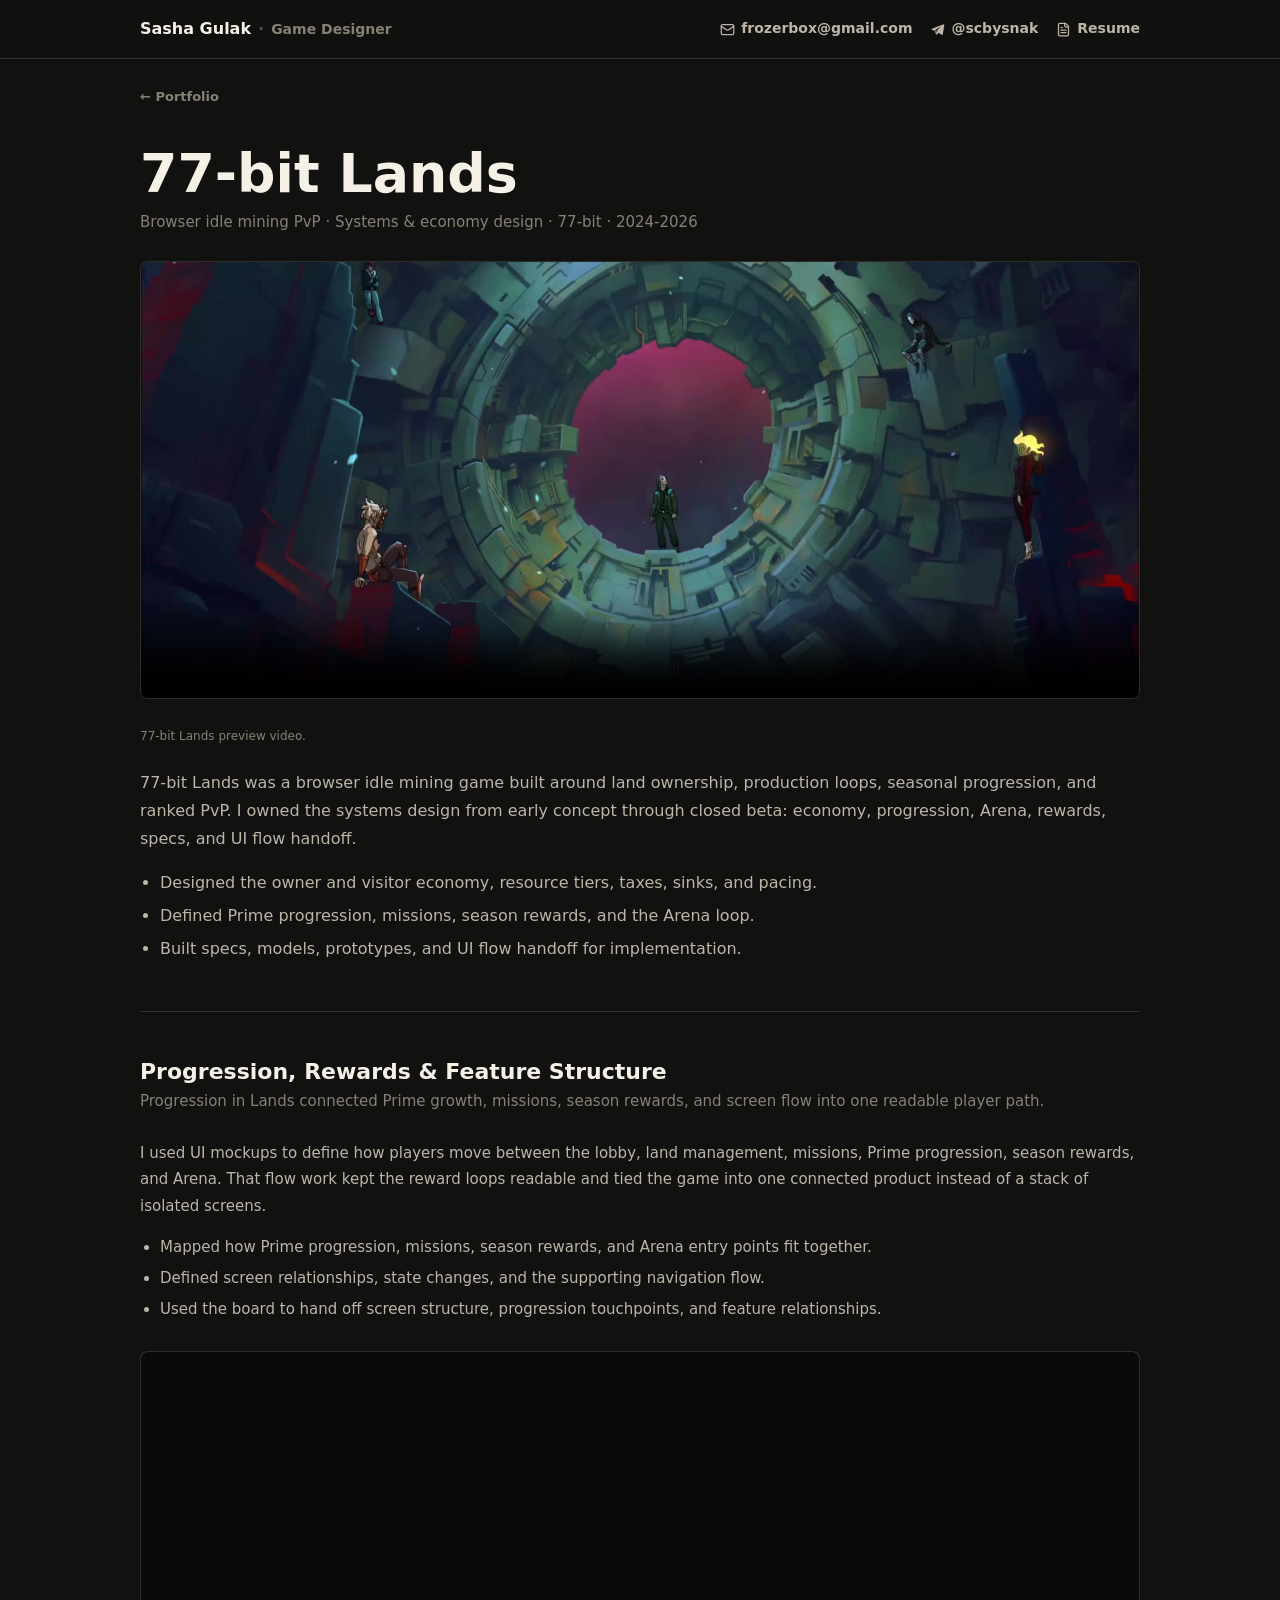
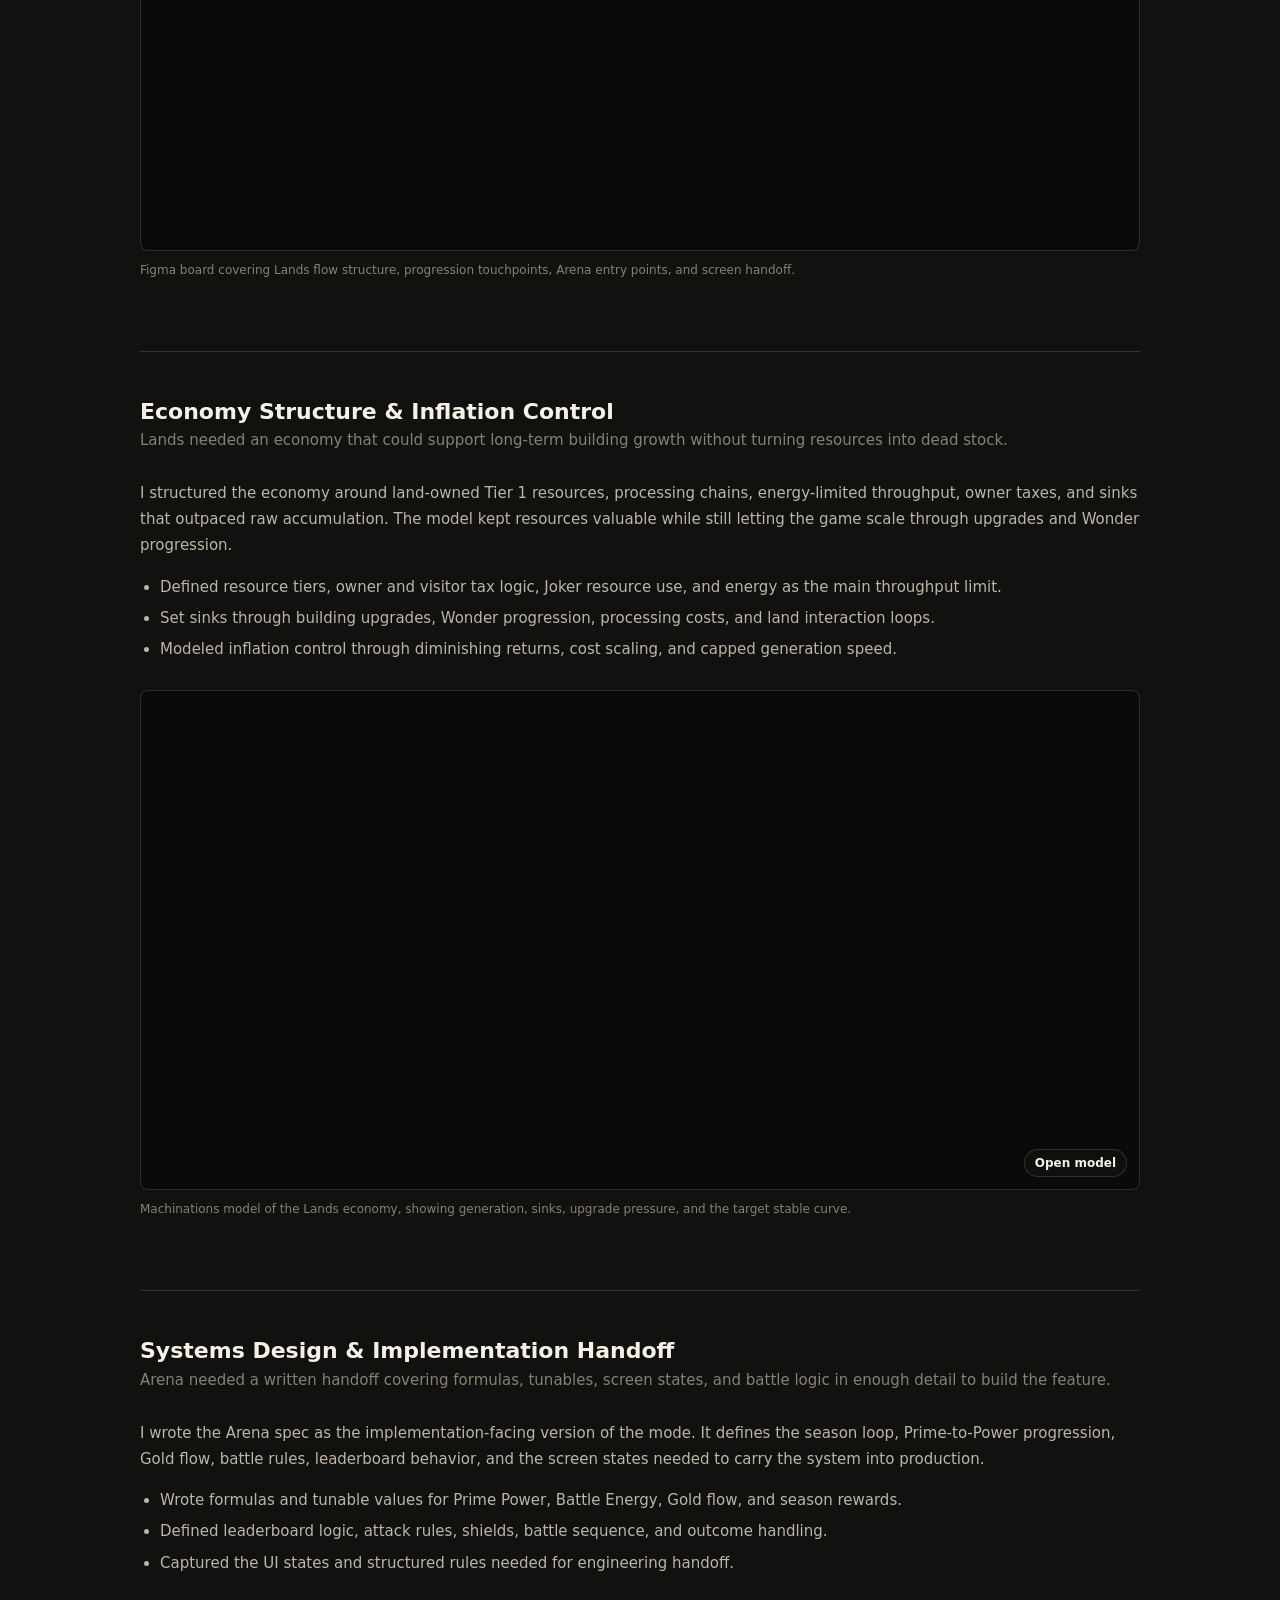
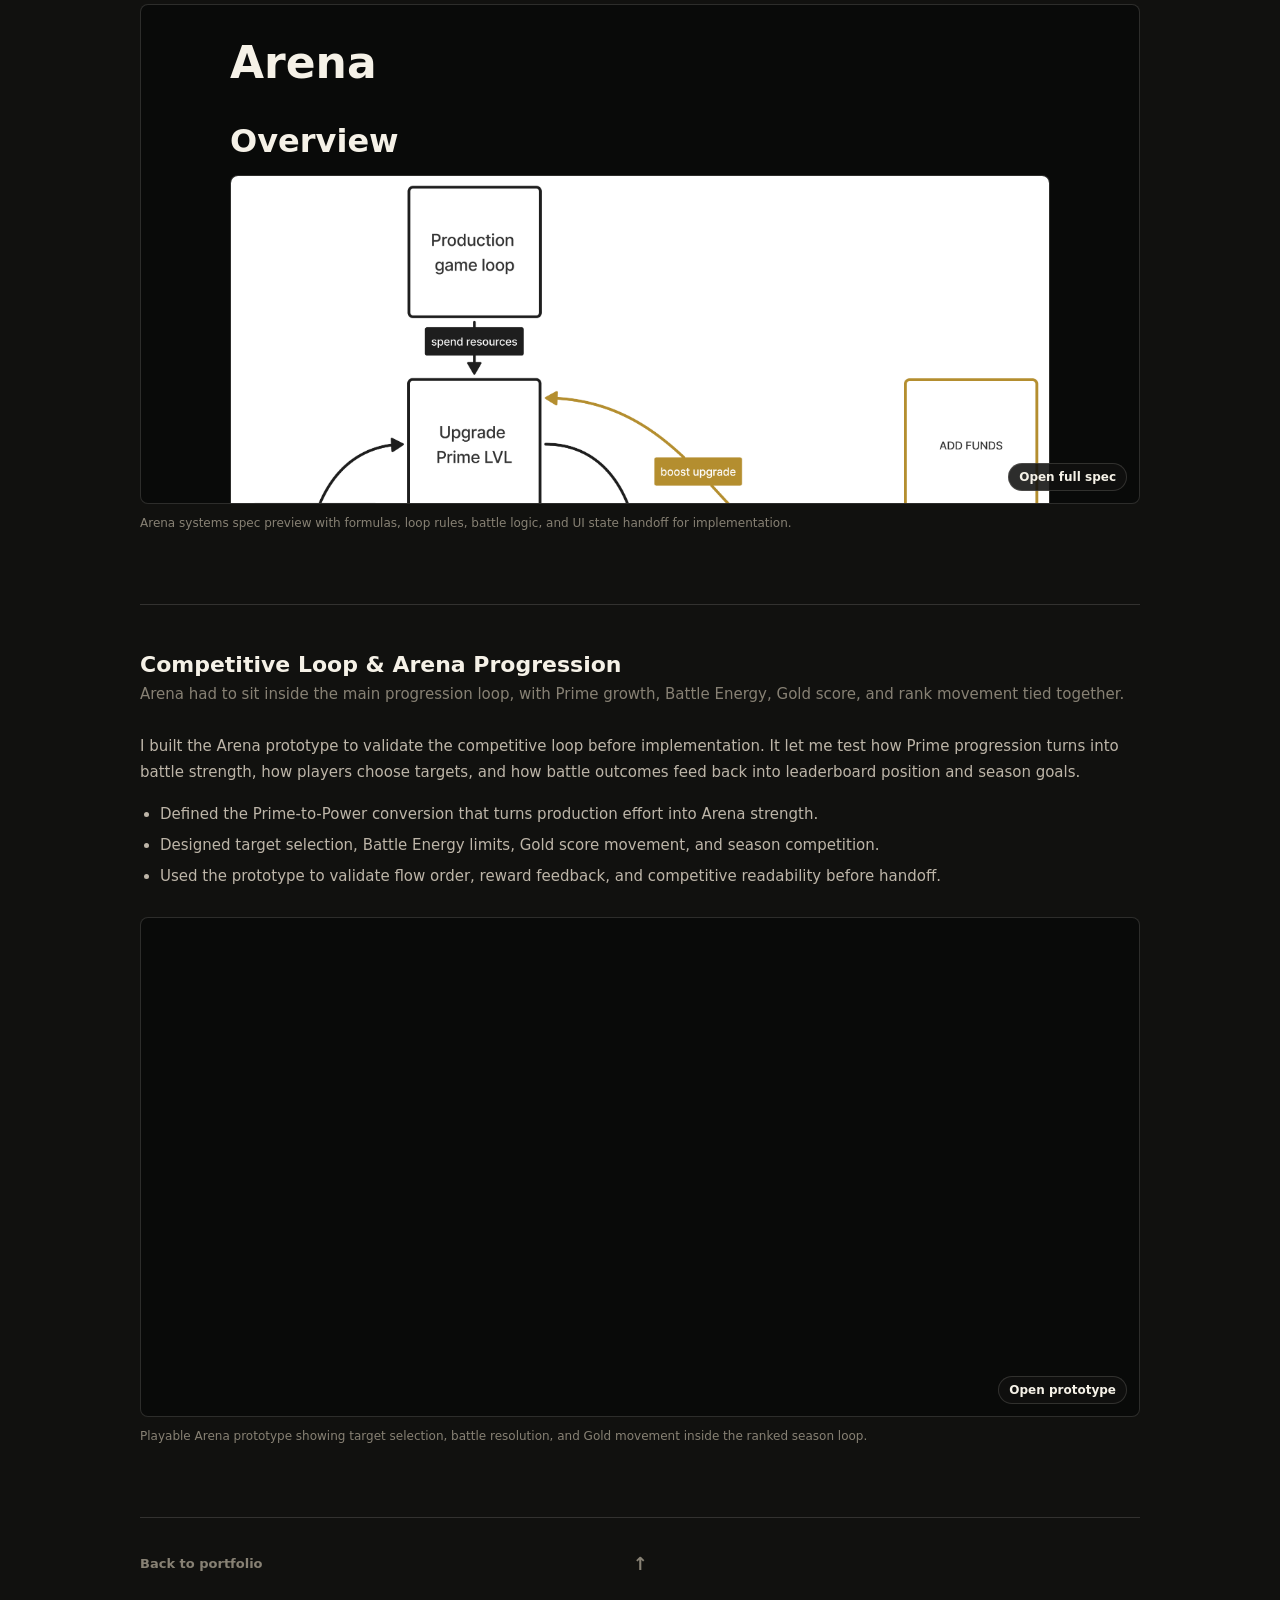
<file: case-studies/77-bit-lands.html>
<!doctype html>
<html lang="en" id="top">
  <head>
    <meta charset="utf-8">
    <meta name="viewport" content="width=device-width, initial-scale=1">
    <meta name="description" content="77-bit Lands case study by Sasha Gulak: economy, progression, Arena PvP, prototype validation, and systems handoff.">
    <title>77-bit Lands | Sasha Gulak</title>
    <link rel="stylesheet" href="../assets/css/styles.css?v=mobile-stacked-1">
  </head>
  <body>
    <header class="site-header">
      <nav class="nav wrap" aria-label="Contact links">
        <a class="brand" href="../index.html" aria-label="Sasha Gulak portfolio home">
          <span>Sasha Gulak</span>
          <span class="brand-separator">·</span>
          <span class="brand-role">Game Designer</span>
        </a>
        <div class="top-links">
          <a class="contact-link contact-email" href="mailto:frozerbox@gmail.com">frozerbox@gmail.com</a>
          <a class="contact-link contact-telegram" href="https://t.me/scbysnak">@scbysnak</a>
          <a class="contact-link contact-cv" href="../assets/docs/Sasha_Gulak_Game_Designer_CV.pdf">Resume</a>
        </div>
      </nav>
    </header>

    <main>
      <div class="wrap-page case-study-lands">
        <a class="back-link" href="../index.html">← Portfolio</a>

        <section class="doc-section-hero">
          <h1>77-bit Lands</h1>
          <p class="doc-definition">Browser idle mining PvP · Systems & economy design · 77-bit · 2024-2026</p>

          <div class="doc-content doc-content-hero hero-media">
            <video controls playsinline preload="metadata" poster="../assets/images/77bitlandspreview-poster.jpg">
              <source src="../assets/videos/77bitlandspreview.mp4" type="video/mp4">
            </video>
          </div>
          <p class="doc-content-subtitle">77-bit Lands preview video.</p>

          <div class="doc-body hero-summary">
            <p>77-bit Lands was a browser idle mining game built around land ownership, production loops, seasonal progression, and ranked PvP. I owned the systems design from early concept through closed beta: economy, progression, Arena, rewards, specs, and UI flow handoff.</p>
            <ul>
              <li>Designed the owner and visitor economy, resource tiers, taxes, sinks, and pacing.</li>
              <li>Defined Prime progression, missions, season rewards, and the Arena loop.</li>
              <li>Built specs, models, prototypes, and UI flow handoff for implementation.</li>
            </ul>
          </div>
        </section>

        <hr class="section-divider">

        <section class="doc-section">
          <h2>Progression, Rewards & Feature Structure</h2>
          <p class="doc-definition">Progression in Lands connected Prime growth, missions, season rewards, and screen flow into one readable player path.</p>

          <div class="doc-section-inner doc-section-stack">
            <div class="doc-text">
              <p>I used UI mockups to define how players move between the lobby, land management, missions, Prime progression, season rewards, and Arena. That flow work kept the reward loops readable and tied the game into one connected product instead of a stack of isolated screens.</p>
              <ul>
                <li>Mapped how Prime progression, missions, season rewards, and Arena entry points fit together.</li>
                <li>Defined screen relationships, state changes, and the supporting navigation flow.</li>
                <li>Used the board to hand off screen structure, progression touchpoints, and feature relationships.</li>
              </ul>
            </div>

            <div class="doc-media-wrap">
              <div class="doc-content doc-content-embed">
                <iframe
                  src="https://embed.figma.com/board/T3JQgrVLPqHVT99PFzxHLk/77-bit-lands-UI-mockups?node-id=0-1&p=f&embed-host=sashagulak.github.io"
                  title="77-bit Lands UI mockups Figma board"
                  allowfullscreen
                ></iframe>
              </div>
              <p class="doc-content-subtitle">Figma board covering Lands flow structure, progression touchpoints, Arena entry points, and screen handoff.</p>
            </div>
          </div>
        </section>

        <hr class="section-divider">

        <section class="doc-section">
          <h2>Economy Structure & Inflation Control</h2>
          <p class="doc-definition">Lands needed an economy that could support long-term building growth without turning resources into dead stock.</p>

          <div class="doc-section-inner doc-section-stack">
            <div class="doc-text">
              <p>I structured the economy around land-owned Tier 1 resources, processing chains, energy-limited throughput, owner taxes, and sinks that outpaced raw accumulation. The model kept resources valuable while still letting the game scale through upgrades and Wonder progression.</p>
              <ul>
              <li>Defined resource tiers, owner and visitor tax logic, Joker resource use, and energy as the main throughput limit.</li>
              <li>Set sinks through building upgrades, Wonder progression, processing costs, and land interaction loops.</li>
              <li>Modeled inflation control through diminishing returns, cost scaling, and capped generation speed.</li>
              </ul>
            </div>

            <div class="doc-media-wrap">
              <div class="doc-content doc-content-embed">
                <a class="doc-content-open" href="https://my.machinations.io/d/building-idle/c5e6158172d411f0abac028ecffc1261" target="_blank" rel="noopener noreferrer">Open model</a>
                <iframe
                  src="https://my.machinations.io/d/building-idle/c5e6158172d411f0abac028ecffc1261"
                  title="77-bit Lands economy Machinations model"
                  allowfullscreen
                ></iframe>
              </div>
              <p class="doc-content-subtitle">Machinations model of the Lands economy, showing generation, sinks, upgrade pressure, and the target stable curve.</p>
            </div>
          </div>
        </section>

        <hr class="section-divider">

        <section class="doc-section">
          <h2>Systems Design & Implementation Handoff</h2>
          <p class="doc-definition">Arena needed a written handoff covering formulas, tunables, screen states, and battle logic in enough detail to build the feature.</p>

          <div class="doc-section-inner doc-section-stack">
            <div class="doc-text">
              <p>I wrote the Arena spec as the implementation-facing version of the mode. It defines the season loop, Prime-to-Power progression, Gold flow, battle rules, leaderboard behavior, and the screen states needed to carry the system into production.</p>
              <ul>
              <li>Wrote formulas and tunable values for Prime Power, Battle Energy, Gold flow, and season rewards.</li>
              <li>Defined leaderboard logic, attack rules, shields, battle sequence, and outcome handling.</li>
              <li>Captured the UI states and structured rules needed for engineering handoff.</li>
              </ul>
            </div>

            <div class="doc-media-wrap">
              <div class="doc-content doc-document-viewer">
                <a class="doc-content-open" href="../artifacts/77-bit-lands-arena-spec.html" target="_blank" rel="noopener noreferrer">Open full spec</a>
                <div class="doc-content-scroll">
                  <article class="embedded-doc" id="arena-systems-spec-doc" aria-label="Arena systems specification">
<h1>Arena</h1>
<h2>Overview</h2>
<p><img alt="image.png" src="../assets/images/case-studies/lands/arena-doc/arena-overview.png" /></p>
<p>A season-scoped competitive mode where players battle for Gold, climb a leaderboard, and earn end-of-season token rewards.</p>
<p><strong>Flow</strong></p>
<ol>
<li>Play Lands to generate Resources.</li>
<li>Spend Resources to upgrade Prime Level.</li>
<li>Enter Arena and spend Battle Energy to attack eligible opponents.</li>
<li>Win or lose Gold through Battles and see leaderboard rank change.</li>
<li>Gain passive Gold Income from your current League over time.</li>
<li>Upgrade Prime Level to increase Power for more combat strength.</li>
<li>Reach season end and see final standings locked from the final leaderboard snapshot.</li>
<li>Claim earned tokens manually after season end if you hold Season Pass.</li>
</ol>
<p><strong>Rules</strong></p>
<ul>
<li>Arena is open to all players.</li>
<li>Season Pass is required for Arena gameplay perks and token reward eligibility at season end.</li>
<li>Arena uses Gold as its only score currency.</li>
<li>Arena Battles transfer Gold only and must not transfer Resources.</li>
<li>Prime Level is provided by Prime forging.</li>
<li>Season duration is 5 days.</li>
<li>Season start and end time is shared for all players.</li>
<li>Final standings are computed from a single snapshot taken at season end.</li>
<li>Players must claim tokens manually after season end.</li>
</ul>
<h2>Prime</h2>
<p><img alt="image.png" src="../assets/images/case-studies/lands/arena-doc/prime.png" /></p>
<p>A progression system that converts Resources into Prime Level and derived Power for Arena combat strength.</p>
<p><strong>Flow</strong></p>
<ol>
<li>Open Prime and view your current Prime Level.</li>
<li>Spend Resources to upgrade Prime Level.</li>
<li>See your derived Power update after the upgrade.</li>
<li>Open Arena and use the increased Power in Battles.</li>
</ol>
<p><strong>Rules</strong></p>
<ul>
<li>Prime Level is the primary progression shown in Arena and on the Leaderboard.</li>
<li>Battle uses a derived Power value computed from Prime Level.</li>
<li>Power is displayed as a derived value and is not upgraded directly in Arena.</li>
<li>Arena access requires a minimum Prime Level of <code>default: 5; tunable</code>.</li>
<li>If the player is below the minimum Prime Level, Arena is locked and the UI shows the required level.</li>
</ul>
<h3>Prime power</h3>
<p>When calculating Prime power, the following features of Prime upgrades are taken into account:</p>
<ol>
<li>Energy spent on obtaining resources for level N;</li>
<li>Time spent on obtaining Prime level N;</li>
<li>Probability of upgrading Prime to level N;</li>
</ol>
<pre><code class="language-csharp">var energy_spent; //how much energy is spent on gathering resources
var energy_spent_coef; //rounding coefficient
var time_spent; //how much time was spent upgrading the Prime
var time_spent_coef; //rounding coefficient
var attempts; //average number of attempts needed to increase the Prime by &quot;N&quot; level
var prime_power_coef; //rounding coefficient
var factor; //The number to whose multiples value will be rounded, depends of prime level

var prime_power = (energy_spent * energy_spent_coef) * (time_spent * time_spent_coef) * attempts * prime_power_coef;
return ceiling (prime_power, factor);
</code></pre>
<h2>Gold</h2>
<p>Gold is a season-scoped score currency that determines leaderboard rank and end-of-season token reward amount.</p>
<p><strong>Flow</strong></p>
<ol>
<li>View your current Gold total and rank.</li>
<li>Gain Gold passively from Gold Income over time.</li>
<li>Win or lose Gold from Battle outcomes.</li>
<li>Track rank changes as your Gold changes.</li>
</ol>
<p><strong>Rules</strong></p>
<ul>
<li>Gold is displayed as an integer value.</li>
<li>Gold must not drop below <code>0</code>.</li>
<li>Gold is not transferable outside Arena.</li>
<li>Gold is gained from Gold Income.</li>
<li>Gold is transferred by Battle outcomes.</li>
<li>A player may have <code>0 Gold</code>.</li>
<li>A player with <code>0 Gold</code> remains on the Leaderboard.</li>
<li>A player with <code>0 Gold</code> continues to receive Gold Income.</li>
</ul>
<h3>Passive Gold Income</h3>
<p>An Arena-only Gold source that grants periodic Gold based on the player's League for passive rank progression.</p>
<p><strong>Flow</strong></p>
<ol>
<li>Open Arena and see your current League and Gold Income rate.</li>
<li>Wait for Gold to accrue automatically over time.</li>
<li>Receive credited Gold at the scheduled cadence.</li>
<li>See your Gold Income rate change when your League changes.</li>
</ol>
<p><strong>Rules</strong></p>
<ul>
<li>Gold Income is based on leaderboard position at the moment crediting is computed.</li>
<li>Gold Income is credited at a regular cadence of <code>default: every 2 hours; tunable</code>.</li>
<li>The UI shows the player's League number and Gold Income rate.</li>
<li>Gold Income must not scale with Season Pass.</li>
<li>Leagues are computed from the percentage of active players at credit time.</li>
<li>
<p>League thresholds and Gold Income values use the following defaults:</p>
<table>
<thead>
<tr>
<th>League</th>
<th>Active players</th>
<th>Income</th>
</tr>
</thead>
<tbody>
<tr>
<td>1</td>
<td>Top 1%</td>
<td>+40 Gold / 2h</td>
</tr>
<tr>
<td>2</td>
<td>Top 3%</td>
<td>+25 Gold / 2h</td>
</tr>
<tr>
<td>3</td>
<td>Top 8%</td>
<td>+16 Gold / 2h</td>
</tr>
<tr>
<td>4</td>
<td>Top 18%</td>
<td>+10 Gold / 2h</td>
</tr>
<tr>
<td>5</td>
<td>Top 35%</td>
<td>+6 Gold / 2h</td>
</tr>
<tr>
<td>6</td>
<td>Top 55%</td>
<td>+4 Gold / 2h</td>
</tr>
<tr>
<td>7</td>
<td>Top 78%</td>
<td>+3 Gold / 2h</td>
</tr>
<tr>
<td>8</td>
<td>Remaining players</td>
<td>+2 Gold / 2h</td>
</tr>
</tbody>
</table>
</li>
</ul>
<h2>Arena screen</h2>
<p><img alt="image.png" src="../assets/images/case-studies/lands/arena-doc/arena-screen.png" /></p>
<p>A battle screen that lets players spend Battle Energy to attack nearby ranks for Gold transfer and leaderboard movement.</p>
<p><strong>Flow</strong></p>
<ol>
<li>Open the Arena screen after reaching the minimum Prime Level.</li>
<li>See the Leaderboard, player stats panel, Battle Energy, and league promotion goal.</li>
<li>Browse opponents and start Battles.</li>
<li>Track Gold, rank, and League changes between Battles.</li>
</ol>
<p><strong>Rules</strong></p>
<ul>
<li>The Arena screen requires the minimum Prime Level to access.</li>
<li>On first entry, the Arena screen shows the onboarding sequence before the standard view.</li>
</ul>
<h3>Leaderboard</h3>
<p><img alt="image.png" src="../assets/images/case-studies/lands/arena-doc/leaderboard.png" /></p>
<p>A ranked listing that orders Arena players by Gold for target discovery, Gold Income assignment, and season placement.</p>
<p><strong>Flow</strong></p>
<ol>
<li>Open the Leaderboard and see your rank, Gold, and a player-centered action window around your current position.</li>
<li>Press <code>Refresh</code> to load a new leaderboard refresh snapshot.</li>
<li>Browse nearby ranks and review opponents' Prime Level and win chance.</li>
<li>Click Attack on an eligible opponent within attack range to open the Attack Setup window.</li>
</ol>
<p><strong>Rules</strong></p>
<ul>
<li>Leaderboard entries are sorted by Gold in descending order.</li>
<li>Leaderboard position determines Gold Income.</li>
<li>Each entry shows rank, player identifier, Gold, Prime Level, and win chance.</li>
<li>Win chance is computed as <code>attackerPower / (attackerPower + defenderPower)</code>.</li>
<li>Windowed scrolling: the Leaderboard shows a slice of entries centered on the player's rank. Scrolling up or down loads more entries on demand.</li>
<li>League promotion goal: a strip above the Leaderboard showing the next League, its Income rate, and ranks remaining. Not shown when the player is in League 1.</li>
<li>Attack range: the rank distance from the player's current rank that determines which opponents are targetable. Default is <code>default: +/-5 ranks; tunable</code>.</li>
<li>Attack Range Expansion: a time-limited monetization buff. While active, increases attack range by an additional <code>default: +/-5 ranks; tunable</code>. Affects only the buyer.</li>
<li>Attack validation: on Attack click, Arena checks that the season is active, the target is within attack range, the target is not shielded, and the player has Battle Energy.<ul>
<li>If validation fails, no Battle Energy is spent and the blocking reason appears inline.</li>
<li>A player with <code>0 Gold</code> or an opponent with <code>0 Gold</code> cannot start a Battle.</li>
</ul>
</li>
<li>Shield: applies to the defender only when the defender loses a Battle.<ul>
<li>Duration <code>default: 1 hour; tunable</code>.</li>
<li>A defender with active Shield cannot be targeted.</li>
<li>Leaderboard entries (including the player's own) show a shield icon and remaining time.</li>
</ul>
</li>
<li>Shield Boost: a time-limited monetization buff that adds <code>default: +1 hour; tunable</code> to the next Shield the buyer receives.<ul>
<li>Expires unused if the buyer is not shielded while active.</li>
</ul>
</li>
<li>Refresh: the Leaderboard auto-refreshes on a regular interval while the Arena screen is open and immediately when the player closes a battle result.<ul>
<li>The player can also refresh manually.</li>
</ul>
</li>
</ul>
<h3>Player stats</h3>
<p><img alt="image.png" src="../assets/images/case-studies/lands/arena-doc/player-stats.png" /></p>
<p>A side panel that displays the player's Arena identity, combat record, and passive income details.</p>
<p><strong>Flow</strong></p>
<ol>
<li>See Gold total, a proportional bar of Gold lost vs Gold looted, Prime Level, Power, League, Rank, and Gold Income rate.</li>
<li>Hover League to see the percentile range and rank range for the current League.</li>
<li>Hover Income to see the time remaining until the next Gold Income credit.</li>
</ol>
<p><strong>Rules</strong></p>
<ul>
<li>Lost/looted bar: a proportional bar showing cumulative Gold lost on the left and cumulative Gold looted on the right, with numeric labels.</li>
<li>League tooltip: hovering the League label shows the player's percentile range and rank range for the current League.</li>
<li>Income tooltip: hovering the Income value shows the time remaining until the next Gold Income credit.</li>
</ul>
<h3>Battle energy</h3>
<p><img alt="image.png" src="../assets/images/case-studies/lands/arena-doc/battle-energy.png" /></p>
<p>An Arena-only energy resource that limits how often the player can start Battles.</p>
<p><strong>Flow</strong></p>
<ol>
<li>Open Arena and see your current Battle Energy as <code>current/cap</code>.</li>
<li>Wait for Battle Energy to regenerate.</li>
<li>Start a Battle and spend 1 Battle Energy.</li>
<li>Refill Battle Energy through monetization when you run out.</li>
</ol>
<p><strong>Rules</strong></p>
<ul>
<li>Battle Energy is used only in Arena.</li>
<li>Battle Energy cap is <code>default: 6; tunable</code>.</li>
<li>Battle Energy regenerates by <code>default: +1 every 1 hour; tunable</code> until it reaches the cap.</li>
<li>If Battle Energy is <code>0</code>, the player cannot start a Battle and the UI shows the reason.</li>
<li>Blocked Battles must not consume Battle Energy.</li>
<li>Battle Energy Refill restores Battle Energy up to the cap.</li>
<li>Battle Energy Refill must not increase Battle Energy above the cap.</li>
</ul>
<h2>Battle</h2>
<p>A combat encounter where the attacker selects a wager and confirms an attack, the outcome is resolved from Power-based win chance, and Gold is transferred from the loser to the winner through a pre-configured battle sequence.</p>
<h3>Attack setup</h3>
<p><img alt="image.png" src="../assets/images/case-studies/lands/arena-doc/attack-setup.png" /></p>
<p>A configuration screen for selecting wager, battle cry, and Attack Boost before confirming a Battle.</p>
<p><strong>Flow</strong></p>
<ol>
<li>See the opponent summary: name, rank, Gold, Power, and win chance.</li>
<li>Select a wager tier and see the stake and potential win amounts.</li>
<li>Optionally write a battle cry.</li>
<li>Optionally activate Attack Boost.</li>
<li>Click Confirm Attack.</li>
</ol>
<p><strong>Rules</strong></p>
<ul>
<li>
<p>Wager tier: the player selects one tier from <code>default: Small / Medium / DeGen; tunable</code>. Defaults to the last-used tier, or Small on first battle.</p>
<table>
<thead>
<tr>
<th>Tier</th>
<th>Stake %</th>
</tr>
</thead>
<tbody>
<tr>
<td>Small</td>
<td>1% of attacker Gold</td>
</tr>
<tr>
<td>Medium</td>
<td>5% of attacker Gold</td>
</tr>
<tr>
<td>Large</td>
<td>10% of attacker Gold</td>
</tr>
<tr>
<td>- Stake amount: <code>floor(attackerGold × tier%)</code>. Potential win amount: <code>floor(defenderGold × tier%)</code>.</td>
<td></td>
</tr>
<tr>
<td>- On win, the attacker gains the potential win amount and the defender loses it. On loss, the attacker loses the stake and the defender gains it.</td>
<td></td>
</tr>
<tr>
<td>- Attack message: shown in the opponent’s action log with the Battle outcome. Max length <code>default: 80 characters; tunable</code>. Defaults to empty.</td>
<td></td>
</tr>
<tr>
<td>- Attack Boost: off by default each battle. Increases attacker Power by <code>default: +10%; tunable</code>. Consumed on Confirm Attack whether the player wins or loses.</td>
<td></td>
</tr>
<tr>
<td>- On Confirm Attack, Arena re-validates eligibility and that the wager produces non-zero amounts. If re-validation fails, no Battle Energy is spent. If it passes, 1 Battle Energy is spent and the Battle Sequence starts.</td>
<td></td>
</tr>
</tbody>
</table>
</li>
</ul>
<h3>Battle sequence</h3>
<p><img alt="image.png" src="../assets/images/case-studies/lands/arena-doc/battle-sequence.png" /></p>
<p>A presentation sequence that reveals a confirmed Battle outcome as a staged back-and-forth duel.</p>
<p><strong>Flow</strong></p>
<ol>
<li><a href="https://docs.google.com/spreadsheets/d/1nOkiwM1ql8Upoej53OOZpRjLwRdetK8iWv_ZNXghTw4/edit?pli=1&amp;gid=262175658#gid=262175658" target="_blank" rel="noopener noreferrer">A pre-configured battle script matching the confirmed outcome is selected.</a></li>
<li>Both battlers appear with names, Prime Levels, HP bars, and sprites representing participants.</li>
<li>The attacker sprite swings toward the defender.</li>
<li>On hit: the screen shakes, the defender flashes white, a floating damage number spawns behind the defender sprite, floats upward, and fades away. The defender's HP bar drains after the hit visual.</li>
<li>On miss: a floating "MISS" spawns behind the defender sprite, floats upward, and fades away. The defender tweens away.</li>
<li>Battlers alternate turns across several exchanges, repeating steps 3–5.</li>
<li>The killing blow lands with maximum screen shake. The loser's HP reaches 0 and the loser falls. The sequence transitions to Outcome.</li>
</ol>
<p><strong>Rules</strong></p>
<ul>
<li><a href="https://docs.google.com/spreadsheets/d/1nOkiwM1ql8Upoej53OOZpRjLwRdetK8iWv_ZNXghTw4/edit?pli=1&amp;gid=262175658#gid=262175658" target="_blank" rel="noopener noreferrer">Pre-configured battle scripts</a>: outcome is determined at confirmation. The sequence replays a pre-authored script that matches the outcome.</li>
<li>Presentation only: the player makes no inputs during the sequence.</li>
<li>Sprites: each battler is represented by a static sprite. All visual feedback comes from programmatic effects (tweens, shaking, flashing, hit pauses).</li>
<li>HP bars: one per battler, always visible, starting at 100%.<ul>
<li>HP drain is delayed after the hit visual, not instant.</li>
<li>Color thresholds: green above 50%, yellow between 20% and 50%, red below 20%.</li>
</ul>
</li>
<li>Screen shake: intensity scales with hit severity across three levels.</li>
<li>Hitstop: heavy impacts freeze the frame before continuing.</li>
<li>Flash: white overlay on major impacts.</li>
</ul>
<h3>Outcome</h3>
<p><img alt="image.png" src="../assets/images/case-studies/lands/arena-doc/outcome.png" /></p>
<p>A result screen that shows the Gold change from the resolved Battle.</p>
<p><strong>Flow</strong></p>
<ol>
<li>See Gold transferred between battlers.</li>
<li>See "Victory" or "Defeat" title with opponent name and Gold delta ("Looted" or "Lost" amount).</li>
<li>Click Close to return to the Leaderboard.</li>
</ol>
<p><strong>Rules</strong></p>
<ul>
<li>Gold changes are applied when the outcome is computed, not when the sequence ends.</li>
<li>Gold transfer: after the killing blow, a band shows the Gold delta for both battlers before the outcome card appears.</li>
<li>The Battle window remains open after the sequence ends until the player closes it.</li>
</ul>
                  </article>
                </div>
              </div>
              <p class="doc-content-subtitle">Arena systems spec preview with formulas, loop rules, battle logic, and UI state handoff for implementation.</p>
            </div>
          </div>
        </section>

        <hr class="section-divider">

        <section class="doc-section">
          <h2>Competitive Loop & Arena Progression</h2>
          <p class="doc-definition">Arena had to sit inside the main progression loop, with Prime growth, Battle Energy, Gold score, and rank movement tied together.</p>

          <div class="doc-section-inner doc-section-stack">
            <div class="doc-text">
              <p>I built the Arena prototype to validate the competitive loop before implementation. It let me test how Prime progression turns into battle strength, how players choose targets, and how battle outcomes feed back into leaderboard position and season goals.</p>
              <ul>
              <li>Defined the Prime-to-Power conversion that turns production effort into Arena strength.</li>
              <li>Designed target selection, Battle Energy limits, Gold score movement, and season competition.</li>
              <li>Used the prototype to validate flow order, reward feedback, and competitive readability before handoff.</li>
              </ul>
            </div>

            <div class="doc-media-wrap">
              <div class="doc-content doc-content-prototype">
                <a class="doc-content-open" href="https://77bit-lands-arena-prototype.vercel.app/#/prototypes/arena-v1" target="_blank" rel="noopener noreferrer">Open prototype</a>
                <iframe
                  src="https://77bit-lands-arena-prototype.vercel.app/#/prototypes/arena-v1"
                  title="77-bit Lands Arena V1 playable prototype"
                  allowfullscreen
                ></iframe>
              </div>
              <p class="doc-content-subtitle">Playable Arena prototype showing target selection, battle resolution, and Gold movement inside the ranked season loop.</p>
            </div>
          </div>
        </section>

        <hr class="section-divider">

        <footer class="page-footer">
          <a class="footer-back" href="../index.html">Back to portfolio</a>
          <div class="footer-top">
            <a href="#top" aria-label="Back to top">↑</a>
          </div>
        </footer>
      </div>
    </main>
  </body>
</html>
</file>
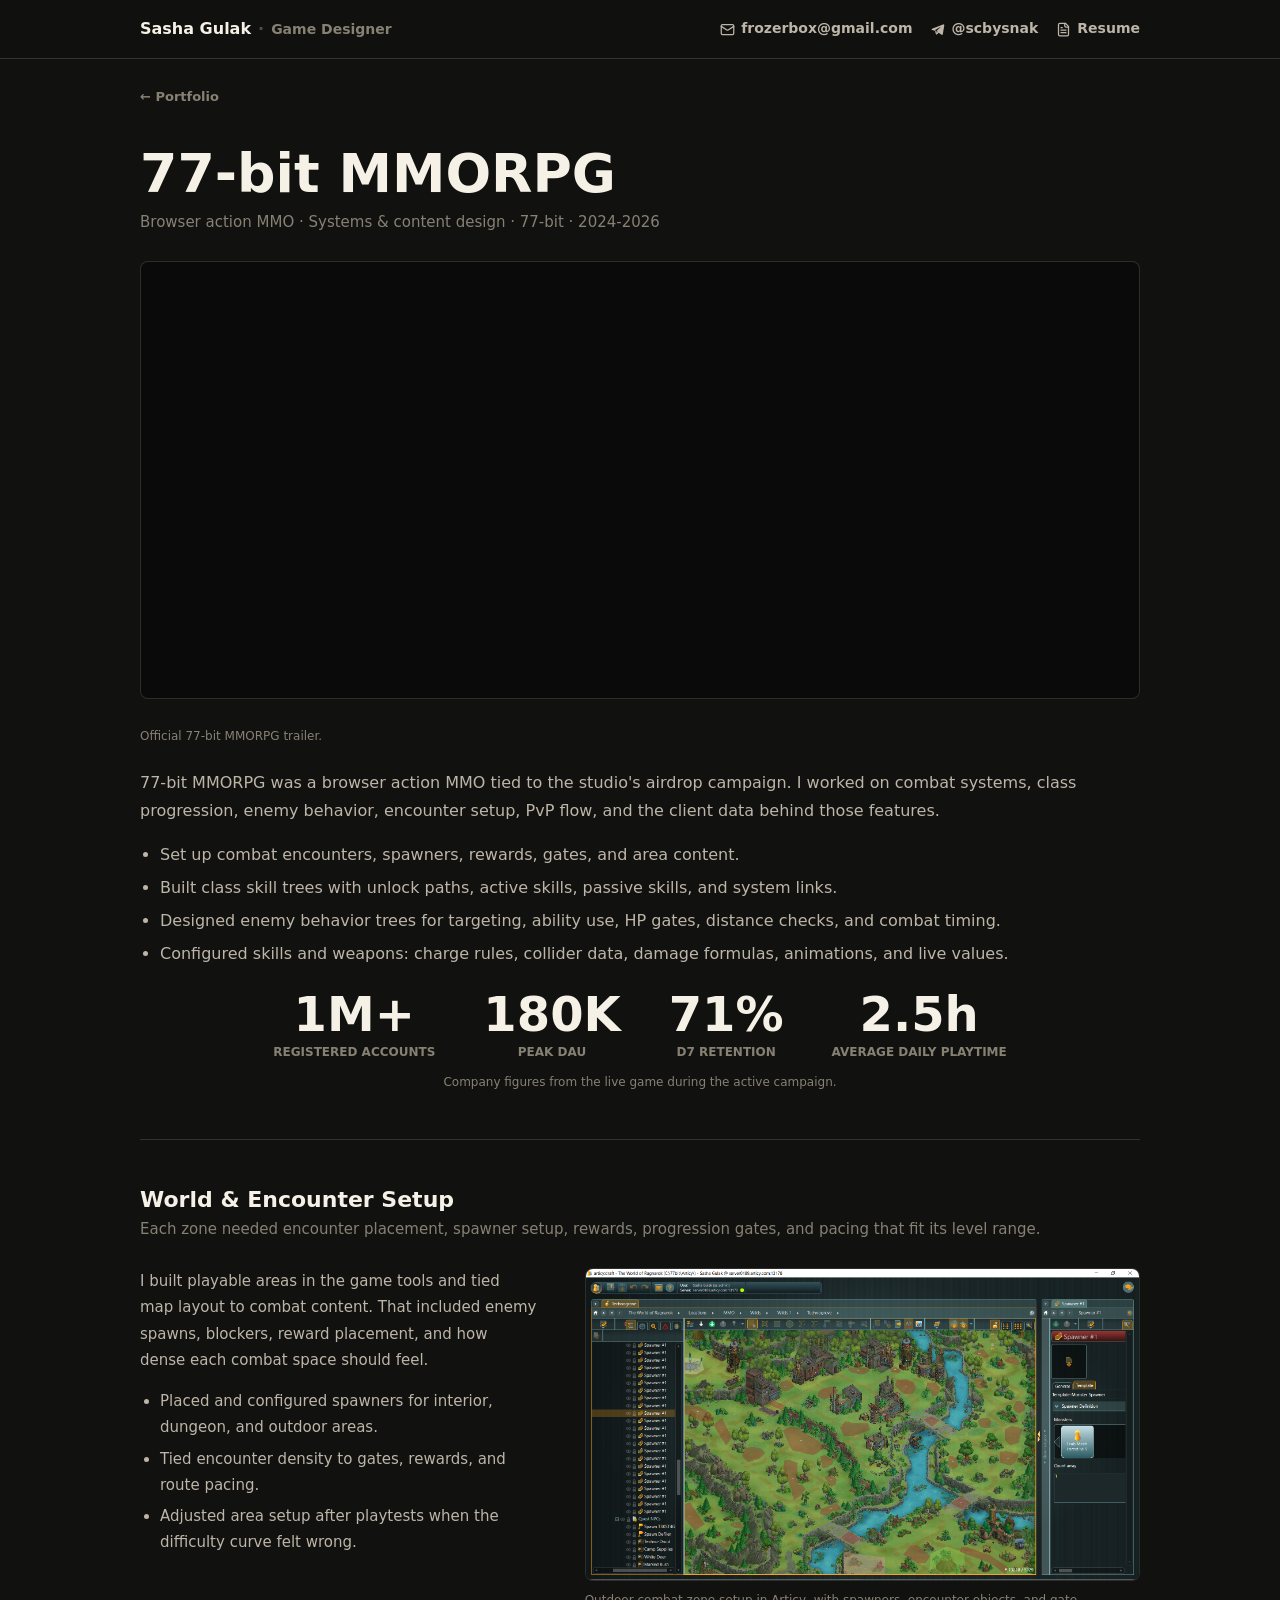
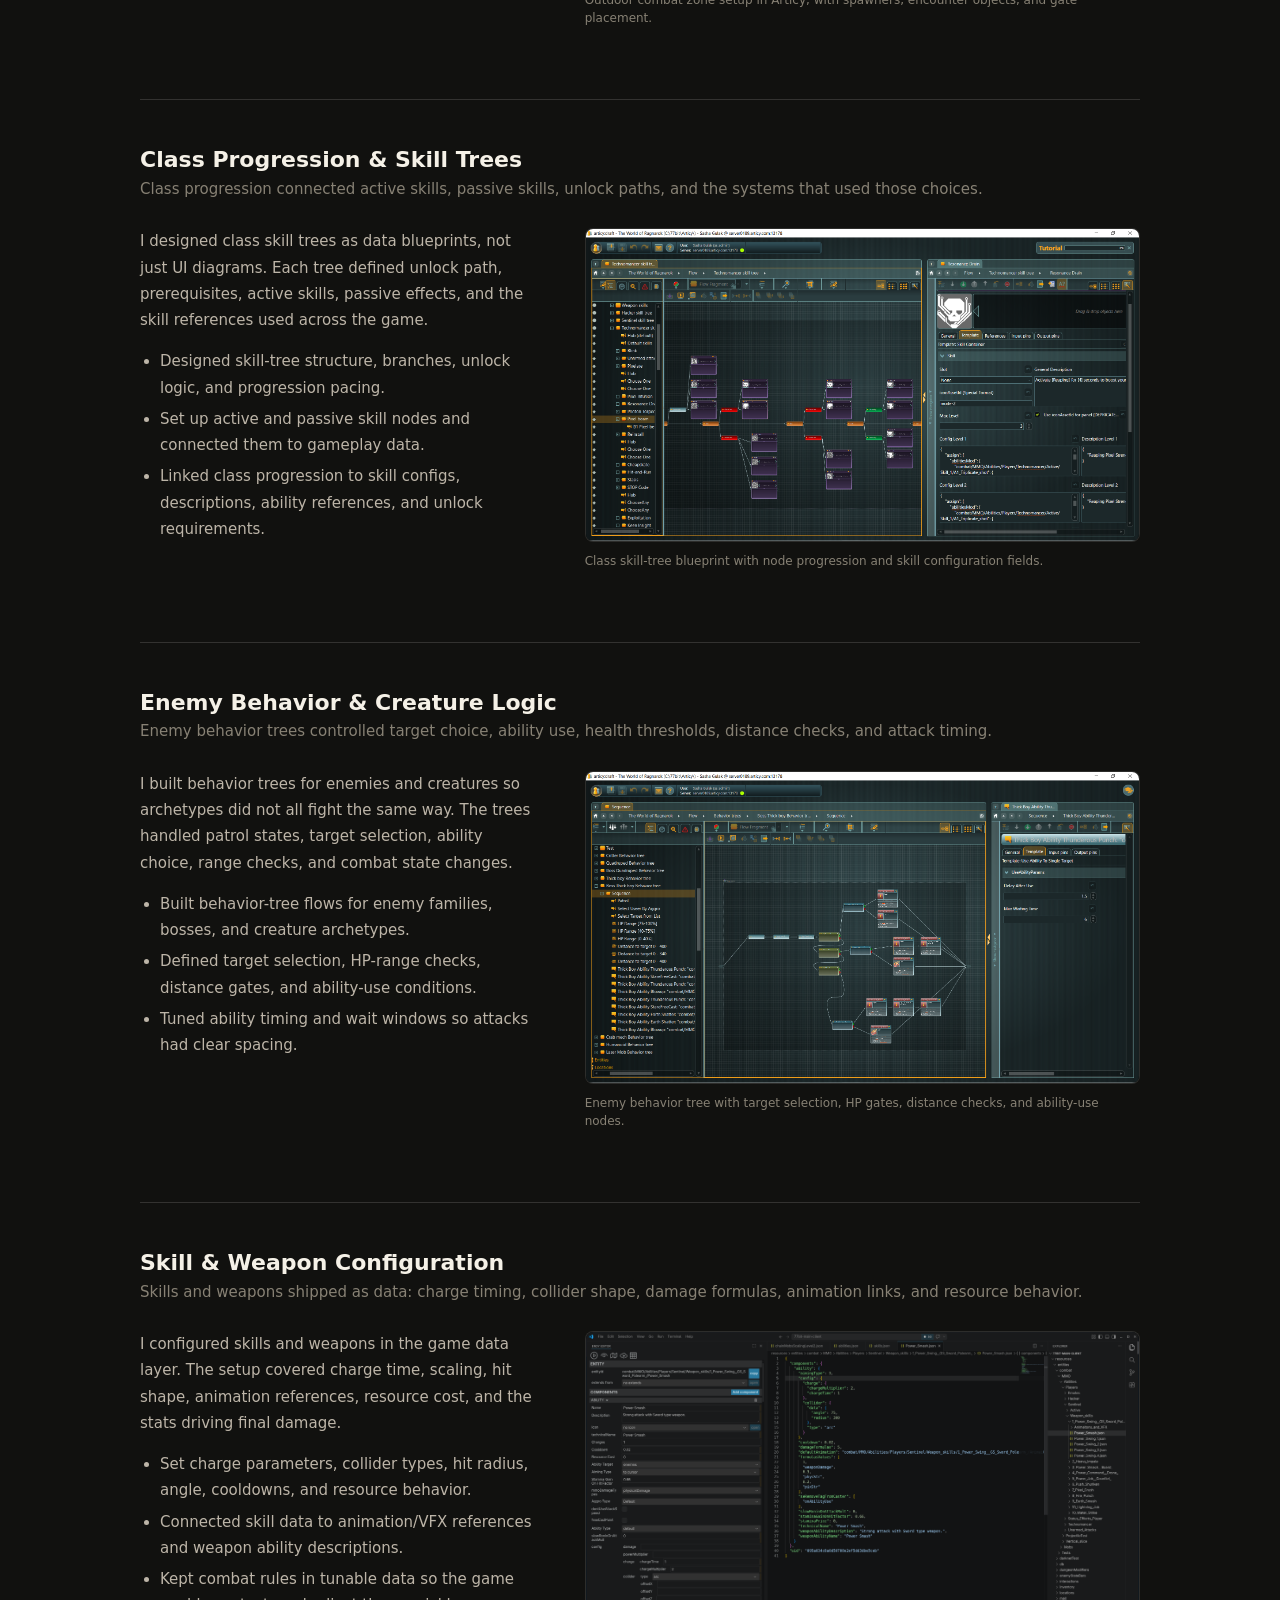
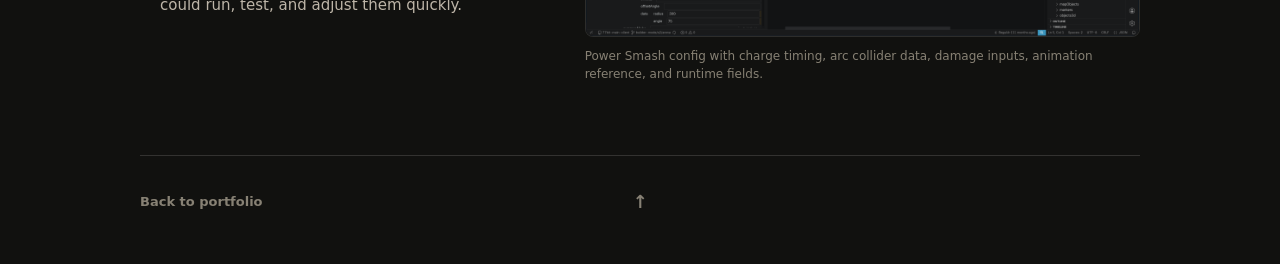
<file: case-studies/77-bit-mmorpg.html>
<!doctype html>
<html lang="en" id="top">
  <head>
    <meta charset="utf-8">
    <meta name="viewport" content="width=device-width, initial-scale=1">
    <meta name="description" content="77-bit MMORPG case study by Sasha Gulak: combat data, skill trees, enemy behavior, encounter setup, and shipped content.">
    <title>77-bit MMORPG | Sasha Gulak</title>
    <link rel="stylesheet" href="../assets/css/styles.css?v=mobile-stacked-1">
  </head>
  <body>
    <header class="site-header">
      <nav class="nav wrap" aria-label="Contact links">
        <a class="brand" href="../index.html" aria-label="Sasha Gulak portfolio home">
          <span>Sasha Gulak</span>
          <span class="brand-separator">·</span>
          <span class="brand-role">Game Designer</span>
        </a>
        <div class="top-links">
          <a class="contact-link contact-email" href="mailto:frozerbox@gmail.com">frozerbox@gmail.com</a>
          <a class="contact-link contact-telegram" href="https://t.me/scbysnak">@scbysnak</a>
          <a class="contact-link contact-cv" href="../assets/docs/Sasha_Gulak_Game_Designer_CV.pdf">Resume</a>
        </div>
      </nav>
    </header>

    <main>
      <div class="wrap-page">
        <a class="back-link" href="../index.html">← Portfolio</a>

        <section class="doc-section-hero">
          <h1>77-bit MMORPG</h1>
          <p class="doc-definition">Browser action MMO · Systems & content design · 77-bit · 2024-2026</p>

          <div class="doc-content doc-content-hero hero-media">
            <iframe
              src="https://www.youtube-nocookie.com/embed/sW4VerN7hKQ"
              title="77-bit MMORPG gameplay trailer"
              allow="accelerometer; autoplay; clipboard-write; encrypted-media; gyroscope; picture-in-picture; web-share"
              allowfullscreen
            ></iframe>
          </div>
          <p class="doc-content-subtitle">Official 77-bit MMORPG trailer.</p>

          <div class="doc-body hero-summary">
            <p>77-bit MMORPG was a browser action MMO tied to the studio's airdrop campaign. I worked on combat systems, class progression, enemy behavior, encounter setup, PvP flow, and the client data behind those features.</p>
            <ul>
              <li>Set up combat encounters, spawners, rewards, gates, and area content.</li>
              <li>Built class skill trees with unlock paths, active skills, passive skills, and system links.</li>
              <li>Designed enemy behavior trees for targeting, ability use, HP gates, distance checks, and combat timing.</li>
              <li>Configured skills and weapons: charge rules, collider data, damage formulas, animations, and live values.</li>
            </ul>

            <div class="metrics-row" aria-label="77-bit MMORPG company figures">
              <div>
                <span class="metric-value">1M+</span>
                <span class="metric-label">Registered Accounts</span>
              </div>
              <div>
                <span class="metric-value">180K</span>
                <span class="metric-label">Peak DAU</span>
              </div>
              <div>
                <span class="metric-value">71%</span>
                <span class="metric-label">D7 Retention</span>
              </div>
              <div>
                <span class="metric-value">2.5h</span>
                <span class="metric-label">Average Daily Playtime</span>
              </div>
            </div>
            <p class="doc-content-subtitle metrics-source-note">Company figures from the live game during the active campaign.</p>
          </div>
        </section>

        <hr class="section-divider">

        <section class="doc-section">
          <h2>World & Encounter Setup</h2>
          <p class="doc-definition">Each zone needed encounter placement, spawner setup, rewards, progression gates, and pacing that fit its level range.</p>

          <div class="doc-section-inner">
            <div class="doc-text">
              <p>I built playable areas in the game tools and tied map layout to combat content. That included enemy spawns, blockers, reward placement, and how dense each combat space should feel.</p>
              <ul>
                <li>Placed and configured spawners for interior, dungeon, and outdoor areas.</li>
                <li>Tied encounter density to gates, rewards, and route pacing.</li>
                <li>Adjusted area setup after playtests when the difficulty curve felt wrong.</li>
              </ul>
            </div>

            <div class="doc-media-wrap">
              <button class="doc-content doc-artifact-button" type="button" data-lightbox-src="../assets/images/case-studies/mmo/encounter-setup.png" data-lightbox-alt="Articy screenshot showing 77-bit MMORPG outdoor encounter and spawner setup.">
                <img src="../assets/images/case-studies/mmo/encounter-setup.png" alt="Articy screenshot showing 77-bit MMORPG outdoor encounter and spawner setup.">
              </button>
              <p class="doc-content-subtitle">Outdoor combat zone setup in Articy, with spawners, encounter objects, and gate placement.</p>
            </div>
          </div>
        </section>

        <hr class="section-divider">

        <section class="doc-section">
          <h2>Class Progression & Skill Trees</h2>
          <p class="doc-definition">Class progression connected active skills, passive skills, unlock paths, and the systems that used those choices.</p>

          <div class="doc-section-inner">
            <div class="doc-text">
              <p>I designed class skill trees as data blueprints, not just UI diagrams. Each tree defined unlock path, prerequisites, active skills, passive effects, and the skill references used across the game.</p>
              <ul>
                <li>Designed skill-tree structure, branches, unlock logic, and progression pacing.</li>
                <li>Set up active and passive skill nodes and connected them to gameplay data.</li>
                <li>Linked class progression to skill configs, descriptions, ability references, and unlock requirements.</li>
              </ul>
            </div>

            <div class="doc-media-wrap">
              <button class="doc-content doc-artifact-button" type="button" data-lightbox-src="../assets/images/case-studies/mmo/skill-tree-setup.png" data-lightbox-alt="Articy screenshot showing a 77-bit MMORPG class skill-tree blueprint and skill configuration panel.">
                <img src="../assets/images/case-studies/mmo/skill-tree-setup.png" alt="Articy screenshot showing a 77-bit MMORPG class skill-tree blueprint and skill configuration panel.">
              </button>
              <p class="doc-content-subtitle">Class skill-tree blueprint with node progression and skill configuration fields.</p>
            </div>
          </div>
        </section>

        <hr class="section-divider">

        <section class="doc-section">
          <h2>Enemy Behavior & Creature Logic</h2>
          <p class="doc-definition">Enemy behavior trees controlled target choice, ability use, health thresholds, distance checks, and attack timing.</p>

          <div class="doc-section-inner">
            <div class="doc-text">
              <p>I built behavior trees for enemies and creatures so archetypes did not all fight the same way. The trees handled patrol states, target selection, ability choice, range checks, and combat state changes.</p>
              <ul>
                <li>Built behavior-tree flows for enemy families, bosses, and creature archetypes.</li>
                <li>Defined target selection, HP-range checks, distance gates, and ability-use conditions.</li>
                <li>Tuned ability timing and wait windows so attacks had clear spacing.</li>
              </ul>
            </div>

            <div class="doc-media-wrap">
              <button class="doc-content doc-artifact-button" type="button" data-lightbox-src="../assets/images/case-studies/mmo/enemy-behavior-tree.png" data-lightbox-alt="Articy screenshot showing a 77-bit MMORPG enemy behavior tree with target selection, HP gates, and ability nodes.">
                <img src="../assets/images/case-studies/mmo/enemy-behavior-tree.png" alt="Articy screenshot showing a 77-bit MMORPG enemy behavior tree with target selection, HP gates, and ability nodes.">
              </button>
              <p class="doc-content-subtitle">Enemy behavior tree with target selection, HP gates, distance checks, and ability-use nodes.</p>
            </div>
          </div>
        </section>

        <hr class="section-divider">

        <section class="doc-section">
          <h2>Skill & Weapon Configuration</h2>
          <p class="doc-definition">Skills and weapons shipped as data: charge timing, collider shape, damage formulas, animation links, and resource behavior.</p>

          <div class="doc-section-inner">
            <div class="doc-text">
              <p>I configured skills and weapons in the game data layer. The setup covered charge time, scaling, hit shape, animation references, resource cost, and the stats driving final damage.</p>
              <ul>
                <li>Set charge parameters, collider types, hit radius, angle, cooldowns, and resource behavior.</li>
                <li>Connected skill data to animation/VFX references and weapon ability descriptions.</li>
                <li>Kept combat rules in tunable data so the game could run, test, and adjust them quickly.</li>
              </ul>
            </div>

            <div class="doc-media-wrap">
              <button class="doc-content doc-artifact-button" type="button" data-lightbox-src="../assets/images/case-studies/mmo/skill-config-power-smash.png" data-lightbox-alt="Endy editor and code screenshot showing the 77-bit MMORPG Power Smash skill configuration.">
                <img src="../assets/images/case-studies/mmo/skill-config-power-smash.png" alt="Endy editor and code screenshot showing the 77-bit MMORPG Power Smash skill configuration.">
              </button>
              <p class="doc-content-subtitle">Power Smash config with charge timing, arc collider data, damage inputs, animation reference, and runtime fields.</p>
            </div>
          </div>
        </section>

        <hr class="section-divider">

        <footer class="page-footer">
          <a class="footer-back" href="../index.html">Back to portfolio</a>
          <div class="footer-top">
            <a href="#top" aria-label="Back to top">↑</a>
          </div>
        </footer>
      </div>
    </main>

    <dialog class="artifact-lightbox" id="artifact-lightbox" aria-label="Full-size artifact viewer">
      <button class="artifact-lightbox-close" type="button" aria-label="Close full-size artifact">&times;</button>
      <img class="artifact-lightbox-image" alt="">
    </dialog>

    <script>
      const lightbox = document.getElementById("artifact-lightbox");
      const lightboxImage = lightbox.querySelector(".artifact-lightbox-image");
      const lightboxClose = lightbox.querySelector(".artifact-lightbox-close");
      const artifactButtons = document.querySelectorAll("[data-lightbox-src]");

      function closeLightbox() {
        lightboxImage.src = "";
        lightboxImage.alt = "";
        if (lightbox.open) {
          lightbox.close();
        }
      }

      artifactButtons.forEach(button => {
        button.addEventListener("click", () => {
          lightboxImage.src = button.dataset.lightboxSrc;
          lightboxImage.alt = button.dataset.lightboxAlt || "";
          lightbox.showModal();
          lightboxClose.focus();
        });
      });

      lightbox.addEventListener("click", event => {
        if (event.target === lightbox) {
          closeLightbox();
        }
      });

      lightboxClose.addEventListener("click", closeLightbox);

      lightbox.addEventListener("close", () => {
        lightboxImage.src = "";
        lightboxImage.alt = "";
      });

      document.addEventListener("keydown", event => {
        if (event.key === "Escape" && lightbox.open) {
          closeLightbox();
        }
      });
    </script>
  </body>
</html>
</file>
<file: assets/css/styles.css>
:root {
  --bg: #11110f;
  --ink: #f5f1e7;
  --muted: #bdb5a8;
  --quiet: #878174;
  --line: rgba(245, 241, 231, 0.15);
  --line-strong: rgba(245, 241, 231, 0.28);
  --media: #171914;
  --media-deep: #090a09;
  --accent: #e5aa65;
  --sage: #d8aa4a;
  --sage-strong: #f0c56a;
}

* {
  box-sizing: border-box;
}

html {
  background: var(--bg);
  scroll-behavior: smooth;
}

body {
  margin: 0;
  color: var(--ink);
  background: var(--bg);
  font-family: Inter, ui-sans-serif, system-ui, -apple-system, BlinkMacSystemFont, "Segoe UI", sans-serif;
  font-size: 16px;
  line-height: 1.55;
}

a {
  color: var(--sage);
  font-weight: 760;
  text-decoration-color: rgba(216, 170, 74, 0.42);
  text-underline-offset: 0.24em;
}

a:hover {
  color: var(--sage-strong);
  text-decoration-color: currentColor;
}

a:focus-visible,
button:focus-visible,
iframe:focus-visible {
  outline: 3px solid rgba(216, 170, 74, 0.46);
  outline-offset: 4px;
}

h1,
h2,
h3,
p,
figure {
  margin-top: 0;
}

h1,
h2,
h3 {
  color: var(--ink);
  line-height: 1.08;
  letter-spacing: 0;
}

h1 {
  font-size: clamp(34px, 4.2vw, 56px);
}

h2 {
  margin-bottom: 12px;
  font-size: clamp(25px, 3vw, 38px);
}

h3 {
  margin-bottom: 10px;
  font-size: 21px;
}

p {
  color: var(--muted);
}

ul {
  margin: 18px 0;
  padding-left: 20px;
  color: var(--muted);
}

li + li {
  margin-top: 5px;
}

img,
iframe {
  display: block;
  max-width: 100%;
}

iframe {
  border: 0;
}

.wrap {
  width: min(1000px, calc(100% - 36px));
  margin-inline: auto;
}

.site-header {
  position: sticky;
  top: 0;
  z-index: 20;
  border-bottom: 1px solid var(--line);
  background: rgba(17, 17, 15, 0.92);
  backdrop-filter: blur(14px);
}

.nav {
  display: flex;
  min-height: 58px;
  align-items: center;
  justify-content: space-between;
  gap: 18px;
}

.brand {
  display: flex;
  min-width: 0;
  flex-wrap: wrap;
  align-items: baseline;
  gap: 7px;
  color: var(--ink);
  font-weight: 860;
  text-decoration: none;
}

.brand:hover {
  color: var(--ink);
}

.brand-role {
  color: var(--quiet);
  font-size: 14px;
  font-weight: 740;
}

.brand-separator {
  color: var(--line-strong);
}

.top-links {
  display: flex;
  flex-wrap: wrap;
  justify-content: flex-end;
  gap: 8px 18px;
  font-size: 14px;
}

.top-links a {
  color: var(--muted);
  text-decoration: none;
}

.top-links a:hover {
  color: var(--ink);
}

.contact-link {
  display: inline-flex;
  align-items: center;
  gap: 6px;
}

.contact-link::before {
  display: inline-block;
  width: 15px;
  height: 15px;
  flex: 0 0 auto;
  background-color: currentColor;
  content: "";
  -webkit-mask-position: center;
  -webkit-mask-repeat: no-repeat;
  -webkit-mask-size: contain;
  mask-position: center;
  mask-repeat: no-repeat;
  mask-size: contain;
}

.contact-email::before {
  -webkit-mask-image: url("data:image/svg+xml,%3Csvg xmlns='http://www.w3.org/2000/svg' width='24' height='24' viewBox='0 0 24 24' fill='none' stroke='black' stroke-width='2' stroke-linecap='round' stroke-linejoin='round'%3E%3Crect width='20' height='16' x='2' y='4' rx='2'/%3E%3Cpath d='m22 7-8.97 5.7a1.94 1.94 0 0 1-2.06 0L2 7'/%3E%3C/svg%3E");
  mask-image: url("data:image/svg+xml,%3Csvg xmlns='http://www.w3.org/2000/svg' width='24' height='24' viewBox='0 0 24 24' fill='none' stroke='black' stroke-width='2' stroke-linecap='round' stroke-linejoin='round'%3E%3Crect width='20' height='16' x='2' y='4' rx='2'/%3E%3Cpath d='m22 7-8.97 5.7a1.94 1.94 0 0 1-2.06 0L2 7'/%3E%3C/svg%3E");
}

.contact-telegram::before {
  -webkit-mask-image: url("data:image/svg+xml,%3Csvg xmlns='http://www.w3.org/2000/svg' width='24' height='24' viewBox='0 0 24 24' fill='black'%3E%3Cpath d='M21.9 4.1a1.2 1.2 0 0 0-1.24-.2L3.25 10.7c-.95.37-.9 1.73.07 2.03l4.38 1.36 1.68 5.15c.29.88 1.41 1.14 2.06.47l2.5-2.56 4.47 3.28c.79.58 1.92.13 2.09-.84l2.38-14.25c.08-.5-.1-.96-.98-1.24ZM8.3 12.87l9.5-5.84-7.4 7.45-.29 3.09-1.8-4.7Zm3.32 3.56.16-1.6 1.07 1.01-1.23.59Z'/%3E%3C/svg%3E");
  mask-image: url("data:image/svg+xml,%3Csvg xmlns='http://www.w3.org/2000/svg' width='24' height='24' viewBox='0 0 24 24' fill='black'%3E%3Cpath d='M21.9 4.1a1.2 1.2 0 0 0-1.24-.2L3.25 10.7c-.95.37-.9 1.73.07 2.03l4.38 1.36 1.68 5.15c.29.88 1.41 1.14 2.06.47l2.5-2.56 4.47 3.28c.79.58 1.92.13 2.09-.84l2.38-14.25c.08-.5-.1-.96-.98-1.24ZM8.3 12.87l9.5-5.84-7.4 7.45-.29 3.09-1.8-4.7Zm3.32 3.56.16-1.6 1.07 1.01-1.23.59Z'/%3E%3C/svg%3E");
}

.contact-cv::before {
  -webkit-mask-image: url("data:image/svg+xml,%3Csvg xmlns='http://www.w3.org/2000/svg' width='24' height='24' viewBox='0 0 24 24' fill='none' stroke='black' stroke-width='2' stroke-linecap='round' stroke-linejoin='round'%3E%3Cpath d='M15 2H6a2 2 0 0 0-2 2v16a2 2 0 0 0 2 2h12a2 2 0 0 0 2-2V7Z'/%3E%3Cpath d='M14 2v4a2 2 0 0 0 2 2h4'/%3E%3Cpath d='M10 9H8'/%3E%3Cpath d='M16 13H8'/%3E%3Cpath d='M16 17H8'/%3E%3C/svg%3E");
  mask-image: url("data:image/svg+xml,%3Csvg xmlns='http://www.w3.org/2000/svg' width='24' height='24' viewBox='0 0 24 24' fill='none' stroke='black' stroke-width='2' stroke-linecap='round' stroke-linejoin='round'%3E%3Cpath d='M15 2H6a2 2 0 0 0-2 2v16a2 2 0 0 0 2 2h12a2 2 0 0 0 2-2V7Z'/%3E%3Cpath d='M14 2v4a2 2 0 0 0 2 2h4'/%3E%3Cpath d='M10 9H8'/%3E%3Cpath d='M16 13H8'/%3E%3Cpath d='M16 17H8'/%3E%3C/svg%3E");
}

.home-index {
  --tile-feature-height: min(437.5px, calc(43.75vw - 15.75px));
  --tile-landscape-height: min(275.0625px, calc(28.125vw - 16.3125px));
  padding: 24px 0 28px;
}

.sr-only {
  position: absolute;
  width: 1px;
  height: 1px;
  overflow: hidden;
  clip: rect(0, 0, 0, 0);
  white-space: nowrap;
}

.section-kicker,
.project-label,
.eyebrow {
  display: block;
  margin-bottom: 7px;
  color: var(--accent);
  font-size: 11px;
  font-weight: 850;
  letter-spacing: 0;
  text-transform: uppercase;
}

.section-title {
  max-width: 680px;
  margin-bottom: 10px;
}

.section-intro {
  max-width: 650px;
  margin-bottom: 28px;
  color: var(--muted);
  font-size: clamp(16px, 1.55vw, 18px);
}

.project-gallery {
  display: grid;
  gap: 22px;
  margin-top: 22px;
}

.project-gallery-featured,
.project-gallery-strip {
  grid-template-columns: minmax(0, 1fr);
}

.project-gallery-medium {
  grid-template-columns: repeat(3, minmax(0, 1fr));
}

.project-gallery-short {
  grid-template-columns: repeat(2, minmax(0, 1fr));
}

.project-gallery:first-of-type {
  margin-top: 0;
}

.work-tile {
  position: relative;
  display: block;
  width: 100%;
  aspect-ratio: 16 / 10;
  overflow: hidden;
  border: 1px solid var(--line);
  border-radius: 8px;
  color: var(--ink);
  background: var(--media-deep);
  text-decoration: none;
}

.work-tile-static {
  cursor: default;
}

.work-tile-flagship {
  aspect-ratio: 16 / 7;
  height: var(--tile-feature-height);
}

.work-tile-mobile-portrait {
  aspect-ratio: 4 / 5;
}

.project-gallery-medium .work-tile {
  aspect-ratio: auto;
  height: var(--tile-feature-height);
}

.project-gallery-short .work-tile {
  aspect-ratio: 16 / 9;
  height: var(--tile-landscape-height);
}

.project-gallery-strip .work-tile {
  aspect-ratio: 1648 / 270;
}

.work-tile:hover,
.work-tile:focus-visible {
  color: var(--ink);
  border-color: var(--line-strong);
}

.tile-media {
  position: absolute;
  inset: 0;
  display: grid;
  place-items: center;
  overflow: hidden;
  background: var(--media-deep);
}

.tile-media::after {
  position: absolute;
  inset: 0;
  z-index: 1;
  background:
    linear-gradient(180deg, rgba(9, 10, 9, 0.02), rgba(9, 10, 9, 0.12) 42%, rgba(9, 10, 9, 0.82)),
    linear-gradient(90deg, rgba(9, 10, 9, 0.58), rgba(9, 10, 9, 0.1) 58%, rgba(9, 10, 9, 0.2));
  content: "";
  pointer-events: none;
}

.tile-empty {
  background: var(--media-deep);
}

.tile-preview {
  position: absolute;
  inset: 0;
  z-index: 0;
  display: block;
  width: 100%;
  height: 100%;
  object-fit: cover;
  object-position: 50% 50%;
}

.tile-preview-phone {
  object-position: 50% 50%;
}

.tile-preview-slot {
  transform: scale(1.025);
}

.tile-preview-landscape {
  object-position: 50% 50%;
}

.project-gallery-medium .tile-preview,
.project-gallery-short .tile-preview {
  object-fit: cover;
  object-position: center;
}

.tile-media-jams-strip {
  position: absolute;
  inset: 0;
  display: block;
}

.jams-strip-video {
  object-fit: cover;
  background: var(--media-deep);
}

.tile-copy {
  position: absolute;
  inset: auto 26px 24px 24px;
  z-index: 2;
  display: block;
  pointer-events: none;
  text-shadow: 0 2px 16px rgba(0, 0, 0, 0.72);
}

.project-title {
  display: block;
  color: var(--ink);
  font-size: clamp(22px, 2.2vw, 30px);
  font-weight: 900;
  line-height: 0.98;
}

.work-tile-flagship .project-title {
  font-size: clamp(30px, 3vw, 42px);
}

.tile-reveal {
  display: grid;
  gap: 6px;
  max-height: 0;
  margin-top: 0;
  overflow: hidden;
  color: var(--muted);
  font-size: 14px;
  font-weight: 680;
  opacity: 0;
  transform: translateY(8px);
  transition: max-height 170ms ease, margin-top 170ms ease, opacity 170ms ease, transform 170ms ease;
}

.work-tile:not(.work-tile-flagship) .tile-reveal {
  font-size: 13px;
}

.tile-platform {
  width: fit-content;
  color: var(--ink);
  font-size: 12px;
  font-weight: 850;
  line-height: 1.25;
}

.tile-more {
  color: var(--sage);
  font-weight: 850;
}

.work-tile:hover .tile-reveal,
.work-tile:focus-visible .tile-reveal {
  max-height: 120px;
  margin-top: 10px;
  opacity: 1;
  transform: translateY(0);
}

.phone-mosaic {
  grid-template-columns: repeat(7, minmax(0, 1fr));
  gap: 0;
  background: var(--media-deep);
}

.phone-mosaic span,
.phone-mosaic figure {
  display: grid;
  min-width: 0;
  aspect-ratio: 9 / 16;
  place-items: center;
  overflow: hidden;
  margin: 0;
  background: var(--media-deep);
}

.phone-mosaic img {
  width: 100%;
  height: 100%;
  object-fit: contain;
}

.button {
  display: inline-flex;
  min-height: 42px;
  align-items: center;
  justify-content: center;
  border: 1px solid var(--sage);
  border-radius: 8px;
  padding: 9px 15px;
  color: #08130d;
  background: var(--sage);
  font-weight: 830;
  text-decoration: none;
}

.button:hover {
  color: #08130d;
  background: var(--sage-strong);
}

.button.secondary {
  color: var(--ink);
  background: transparent;
}

.button.secondary:hover {
  color: var(--ink);
  background: rgba(153, 200, 162, 0.1);
}

.text-link {
  color: var(--muted);
  text-decoration: none;
}

.text-link:hover {
  color: var(--ink);
}

.link-row {
  display: flex;
  flex-wrap: wrap;
  gap: 10px 18px;
  margin-top: 18px;
}

.media-frame,
.phone-frame,
.landscape-frame {
  overflow: hidden;
  border: 1px solid var(--line);
  border-radius: 8px;
  background: var(--media);
}

.media-frame iframe,
.media-frame img {
  width: 100%;
  height: 100%;
}

.phone-frame,
.landscape-frame {
  display: grid;
  min-width: 0;
  place-items: center;
  margin: 0;
  background: var(--media-deep);
}

.phone-frame {
  width: min(100%, 250px);
  aspect-ratio: 9 / 16;
}

.landscape-frame {
  aspect-ratio: 16 / 9;
}

.phone-frame img,
.landscape-frame img {
  width: 100%;
  height: 100%;
  object-fit: contain;
}

.video-frame,
.trailer-preview {
  aspect-ratio: 16 / 9;
  min-height: 320px;
}

.trailer-preview {
  display: grid;
  align-content: end;
  gap: 8px;
  padding: clamp(18px, 3vw, 34px);
  background:
    linear-gradient(180deg, transparent, rgba(9, 10, 9, 0.74)),
    linear-gradient(135deg, rgba(153, 200, 162, 0.18), transparent 42%),
    linear-gradient(315deg, rgba(229, 170, 101, 0.18), transparent 40%),
    var(--media);
}

.trailer-play {
  display: inline-grid;
  width: max-content;
  min-width: 72px;
  min-height: 42px;
  place-items: center;
  border: 1px solid rgba(153, 200, 162, 0.6);
  border-radius: 999px;
  padding: 0 13px;
  color: #08130d;
  background: var(--sage);
  font-size: 13px;
  font-weight: 850;
}

.trailer-title {
  max-width: 520px;
  color: var(--ink);
  font-size: clamp(24px, 3.2vw, 42px);
  font-weight: 870;
  line-height: 1.06;
}

.trailer-meta {
  color: var(--muted);
  font-size: 14px;
  font-weight: 740;
}

.proof-pills,
.evidence-list {
  display: flex;
  flex-wrap: wrap;
  gap: 8px;
}

.proof-pills span,
.evidence-list span {
  border: 1px solid rgba(229, 170, 101, 0.32);
  border-radius: 999px;
  padding: 7px 10px;
  color: #f0cfaa;
  font-size: 13px;
  font-weight: 760;
}

.back-top-wrap {
  display: flex;
  justify-content: center;
  padding: 16px 0 58px;
}

.back-top-wrap.footer-top {
  padding: 16px 0 58px;
}

.not-found {
  display: grid;
  min-height: 100vh;
  align-content: center;
  justify-items: start;
  padding: 48px 0;
}

.not-found h1 {
  font-size: clamp(40px, 6vw, 72px);
}

.case-page {
  padding: 42px 0 92px;
}

.wrap-page {
  width: min(1000px, calc(100% - 36px));
  margin-inline: auto;
}

.wrap-narrow {
  width: min(1000px, calc(100% - 36px));
  margin-inline: auto;
  padding: 0;
}

.back-link {
  display: inline-block;
  margin-bottom: 40px;
}

.wrap-narrow > .back-link {
  display: inline-flex;
  align-items: center;
  gap: 6px;
  margin-bottom: 0;
  padding: 28px 0 0;
  color: var(--quiet);
  font-size: 13px;
  font-weight: 760;
  text-decoration: none;
}

.wrap-narrow > .back-link:hover {
  color: var(--sage);
}

.wrap-page > .back-link {
  display: inline-flex;
  align-items: center;
  gap: 6px;
  margin-bottom: 0;
  padding: 28px 0 0;
  color: var(--quiet);
  font-size: 13px;
  font-weight: 760;
  text-decoration: none;
}

.wrap-page > .back-link:hover {
  color: var(--sage);
}

.doc-section-hero {
  padding: 36px 0 48px;
}

.doc-section {
  padding: 48px 0;
}

.wrap-narrow > .back-link + .doc-section {
  padding-top: 24px;
}

.wrap-page > .back-link + .doc-section-hero {
  padding-top: 36px;
}

.doc-section-hero h1 {
  margin-bottom: 8px;
}

.doc-section h1 {
  margin-bottom: 8px;
}

.doc-section h2 {
  margin-bottom: 6px;
  font-size: 22px;
  font-weight: 760;
}

.doc-definition {
  margin-bottom: 28px;
  color: var(--quiet);
  font-size: 15px;
  font-weight: 500;
  line-height: 1.5;
}

.doc-content {
  margin-bottom: 10px;
  position: relative;
  overflow: hidden;
  border: 1px solid var(--line);
  border-radius: 8px;
  background: var(--media-deep);
}

.doc-content-open {
  position: absolute;
  right: 12px;
  bottom: 12px;
  z-index: 2;
  padding: 7px 10px;
  border: 1px solid var(--line);
  border-radius: 999px;
  color: var(--ink);
  background: rgba(17, 17, 15, 0.88);
  cursor: pointer;
  font: inherit;
  font-size: 12px;
  font-weight: 700;
  line-height: 1;
  text-decoration: none;
}

.doc-content-open:hover,
.doc-content-open:focus-visible {
  border-color: var(--line-strong);
  color: var(--sage-strong);
}

.doc-artifact-button {
  appearance: none;
  display: block;
  width: 100%;
  padding: 0;
  color: inherit;
  cursor: zoom-in;
  font: inherit;
  text-align: inherit;
}

.doc-artifact-button:hover,
.doc-artifact-button:focus-visible {
  border-color: var(--line-strong);
}

.doc-content-hero {
  aspect-ratio: 16 / 7;
}

.hero-media {
  width: 100%;
  margin-bottom: 28px;
}

.doc-content img,
.doc-content video,
.doc-content iframe {
  display: block;
  width: 100%;
}

.doc-content img,
.doc-content video {
  height: auto;
}

.doc-content-hero iframe,
.doc-content-hero video {
  height: 100%;
}

.doc-content-hero img,
.doc-content-hero video {
  object-fit: cover;
}

.doc-content-hero iframe {
  aspect-ratio: 16 / 7;
}

.doc-content-prototype {
  aspect-ratio: 16 / 9;
  height: auto;
  min-height: 0;
}

.doc-content-prototype iframe {
  width: 100%;
  height: 100%;
}

.doc-content-embed {
  aspect-ratio: 16 / 9;
  height: auto;
  min-height: 0;
}

.doc-content-embed iframe {
  width: 100%;
  height: 100%;
}

.case-study-lands .doc-section-inner {
  grid-template-columns: 1fr;
  gap: 28px;
}

.case-study-lands .doc-content-embed,
.case-study-lands .doc-content-prototype,
.case-study-lands .doc-document-viewer {
  aspect-ratio: 16 / 8;
}

.doc-document-viewer {
  aspect-ratio: 16 / 9;
  height: auto;
  max-height: none;
  overflow: hidden;
  padding: 0;
}

.doc-document-page {
  aspect-ratio: auto;
  height: auto;
  overflow: visible;
  padding: clamp(22px, 3vw, 36px);
}

.doc-content-scroll {
  height: 100%;
  overflow: auto;
  padding: clamp(18px, 3vw, 34px);
}

.embedded-doc {
  max-width: 820px;
  margin-inline: auto;
  color: var(--muted);
}

.embedded-doc h1,
.embedded-doc h2,
.embedded-doc h3,
.embedded-doc h4 {
  color: var(--ink);
}

.embedded-doc h1 {
  margin-bottom: 18px;
  font-size: clamp(30px, 4vw, 44px);
}

.embedded-doc h2 {
  margin: 38px 0 10px;
  font-size: clamp(23px, 3vw, 32px);
}

.embedded-doc h3 {
  margin: 28px 0 8px;
  font-size: 20px;
}

.embedded-doc p,
.embedded-doc li {
  color: var(--muted);
  font-size: 14px;
  line-height: 1.7;
}

.embedded-doc p {
  margin-bottom: 14px;
}

.embedded-doc ul,
.embedded-doc ol {
  margin: 10px 0 18px;
  padding-left: 22px;
}

.embedded-doc img {
  width: 100%;
  height: auto;
  margin: 16px 0 22px;
  border: 1px solid var(--line);
  border-radius: 8px;
  background: var(--media-deep);
}

.embedded-doc table {
  width: 100%;
  margin: 16px 0 22px;
  border-collapse: collapse;
  color: var(--muted);
  font-size: 14px;
}

.embedded-doc th,
.embedded-doc td {
  border-bottom: 1px solid var(--line);
  padding: 9px 10px;
  text-align: left;
  vertical-align: top;
}

.embedded-doc th {
  color: var(--ink);
  font-weight: 760;
}

.embedded-doc pre {
  overflow-x: auto;
  margin: 16px 0 22px;
  border: 1px solid var(--line);
  border-radius: 8px;
  padding: 14px;
  background: #070807;
}

.embedded-doc code {
  color: #d9eadc;
  font-size: 13px;
}

.doc-content-placeholder {
  display: flex;
  min-height: 260px;
  align-items: center;
  justify-content: center;
  padding: 24px;
  color: var(--quiet);
  font-size: 13px;
  font-weight: 600;
  letter-spacing: 0;
  text-transform: uppercase;
}

.doc-content-embed .doc-content-placeholder {
  min-height: 100%;
}

.doc-content-subtitle {
  margin: 0 0 24px;
  color: var(--quiet);
  font-size: 12px;
  line-height: 1.5;
}

.doc-body {
  margin-top: 0;
}

.hero-summary {
  color: var(--muted);
  font-size: 16px;
  line-height: 1.75;
}

.doc-body p,
.doc-body ul {
  color: var(--muted);
  font-size: 15px;
  line-height: 1.75;
}

.hero-summary p,
.hero-summary ul {
  font-size: 16px;
  line-height: 1.75;
}

.doc-body ul {
  margin: 10px 0 0;
}

.doc-body p + p {
  margin-top: 12px;
}

.doc-body p:last-child,
.doc-body ul:last-child {
  margin-bottom: 0;
}

.doc-section-inner {
  display: grid;
  grid-template-columns: minmax(0, 1fr) minmax(0, 1.4fr);
  align-items: start;
  gap: 48px;
  margin-top: 24px;
}

.doc-text,
.doc-media-wrap {
  min-width: 0;
}

.doc-text p,
.doc-text ul {
  color: var(--muted);
  font-size: 15px;
  line-height: 1.75;
}

.doc-text ul {
  margin: 10px 0 0;
}

.doc-text p + p {
  margin-top: 12px;
}

.doc-text p:last-child,
.doc-text ul:last-child {
  margin-bottom: 0;
}

.section-divider {
  border: 0;
  border-top: 1px solid var(--line);
  margin: 0;
}

.metrics-row {
  display: flex;
  flex-wrap: wrap;
  gap: 28px 48px;
  justify-content: center;
  margin-top: 22px;
  text-align: center;
}

.metrics-row > div {
  min-width: 0;
}

.metric-value,
.metric-label,
.metric-note {
  display: block;
}

.metric-value {
  color: var(--ink);
  font-size: clamp(32px, 4vw, 48px);
  font-weight: 900;
  line-height: 1;
}

.metric-label {
  margin-top: 4px;
  color: var(--quiet);
  font-size: 12px;
  font-weight: 760;
  letter-spacing: 0;
  text-transform: uppercase;
}

.metric-note {
  margin-top: 10px;
  color: var(--quiet);
  font-size: 11px;
  opacity: 0.7;
  text-align: center;
}

.metrics-source-note {
  margin: 10px 0 0;
  color: var(--quiet);
  font-size: 12px;
  line-height: 1.5;
  text-align: center;
}

.doc-body .metrics-source-note,
.hero-summary .metrics-source-note {
  color: var(--quiet);
  font-size: 12px;
  line-height: 1.5;
}

.page-footer {
  display: grid;
  grid-template-columns: 1fr auto 1fr;
  align-items: center;
  gap: 16px;
  padding: 36px 0 52px;
}

.footer-back,
.footer-top,
.footer-next {
  min-width: 0;
}

.footer-back {
  color: var(--quiet);
  font-size: 13px;
  text-decoration: none;
}

.footer-back:hover {
  color: var(--sage);
}

.footer-top {
  display: flex;
  justify-content: center;
}

.footer-top a {
  color: var(--quiet);
  font-size: 18px;
  line-height: 1;
  text-decoration: none;
}

.footer-top a:hover {
  color: var(--sage);
}

.footer-next {
  text-align: right;
}

.footer-next-label {
  display: block;
  margin-bottom: 2px;
  color: var(--quiet);
  font-size: 11px;
  font-weight: 760;
  letter-spacing: 0;
  text-transform: uppercase;
}

.artifact-lightbox {
  position: fixed;
  inset: 0;
  z-index: 100;
  width: 100vw;
  max-width: none;
  height: 100vh;
  max-height: none;
  margin: 0;
  padding: 48px;
  border: 0;
  color: var(--ink);
  background: rgba(9, 10, 9, 0.94);
}

.artifact-lightbox:not([open]) {
  display: none;
}

.artifact-lightbox[open] {
  display: grid;
  place-items: center;
}

.artifact-lightbox::backdrop {
  background: rgba(9, 10, 9, 0.94);
}

.artifact-lightbox-image {
  width: auto;
  max-width: 100%;
  max-height: 100%;
  border: 1px solid var(--line-strong);
  border-radius: 8px;
  background: var(--media-deep);
  object-fit: contain;
}

.artifact-lightbox-close {
  position: fixed;
  top: 18px;
  right: 18px;
  width: 40px;
  height: 40px;
  border: 1px solid var(--line);
  border-radius: 50%;
  color: var(--ink);
  background: rgba(17, 17, 15, 0.88);
  cursor: pointer;
  font: inherit;
  font-size: 24px;
  line-height: 1;
}

.artifact-lightbox-close:hover {
  border-color: var(--line-strong);
  color: var(--sage-strong);
}

.case-hero {
  max-width: 900px;
  padding-bottom: 34px;
}

.case-hero h1 {
  font-size: clamp(38px, 5.4vw, 68px);
}

.lead {
  font-size: clamp(17px, 2vw, 21px);
}

.case-section {
  max-width: 900px;
  border-top: 1px solid var(--line);
  padding: 30px 0;
}

.case-section h2 {
  font-size: clamp(25px, 3vw, 34px);
}

.case-grid,
.project-grid,
.artifact-grid {
  display: grid;
  gap: 14px;
}

.case-grid.two-column {
  grid-template-columns: repeat(2, minmax(0, 1fr));
}

.case-card,
.project-card,
.artifact-card {
  border: 1px solid var(--line);
  border-radius: 8px;
  padding: 18px;
  background: transparent;
}

.case-card h3 {
  font-size: 20px;
}

.case-card-link {
  display: block;
  color: inherit;
  text-decoration: none;
}

.case-card-link:hover {
  border-color: rgba(153, 200, 162, 0.42);
  background: rgba(153, 200, 162, 0.045);
}

.case-card-link p {
  color: var(--muted);
}

.case-card-meta {
  display: block;
  margin-top: 13px;
  color: var(--sage);
  font-size: 14px;
  font-weight: 820;
}

.case-card p:last-child,
.case-section p:last-child {
  margin-bottom: 0;
}

.wide-case-section {
  max-width: none;
}

.artifact-embed,
.detail-embed {
  overflow: hidden;
  border: 1px solid var(--line);
  border-radius: 8px;
  background: var(--media);
}

.artifact-page .case-section {
  max-width: none;
}

.artifact-embed iframe,
.detail-embed iframe {
  width: 100%;
  min-height: clamp(520px, 76vh, 820px);
  border: 0;
}

.case-media {
  max-width: 960px;
}

.case-video,
.itch-frame {
  aspect-ratio: 16 / 9;
}

.case-video iframe,
.itch-frame iframe {
  width: 100%;
  height: 100%;
  min-height: 0;
}

.case-visual {
  margin: 14px 0 0;
}

.single-phone {
  width: min(100%, 300px);
}

.single-landscape {
  max-width: 760px;
}

.caption {
  margin-top: 10px;
  color: var(--quiet);
  font-size: 14px;
}

.artifact-kicker {
  color: var(--accent);
  font-size: 13px;
  font-weight: 820;
  letter-spacing: 0.04em;
  text-transform: uppercase;
}

.artifact-proof {
  border: 1px solid rgba(229, 170, 101, 0.28);
  border-radius: 8px;
  padding: 18px;
  background: rgba(229, 170, 101, 0.045);
}

.artifact-proof h2 {
  font-size: clamp(23px, 2.4vw, 30px);
}

.artifact-media-grid {
  display: grid;
  grid-template-columns: repeat(2, minmax(0, 1fr));
  gap: 14px;
}

.artifact-media-grid.three-column {
  grid-template-columns: repeat(3, minmax(0, 1fr));
}

.artifact-media-card {
  overflow: hidden;
  border: 1px solid var(--line);
  border-radius: 8px;
  background: var(--media-deep);
}

.artifact-media-card.wide {
  grid-column: 1 / -1;
}

.artifact-media-card img {
  width: 100%;
  height: auto;
}

.artifact-media-card figcaption {
  border-top: 1px solid var(--line);
  padding: 10px 12px;
  color: var(--quiet);
  font-size: 14px;
}

.artifact-table-wrap {
  overflow-x: auto;
  border: 1px solid var(--line);
  border-radius: 8px;
}

.artifact-table {
  width: 100%;
  min-width: 600px;
  border-collapse: collapse;
  color: var(--muted);
  font-size: 15px;
}

.artifact-table th,
.artifact-table td {
  border-bottom: 1px solid var(--line);
  padding: 10px 12px;
  text-align: left;
  vertical-align: top;
}

.artifact-table th {
  color: var(--ink);
  background: rgba(245, 241, 231, 0.045);
}

.artifact-table tr:last-child td {
  border-bottom: 0;
}

.artifact-code {
  overflow-x: auto;
  border: 1px solid var(--line);
  border-radius: 8px;
  padding: 16px;
  color: #d9eadc;
  background: var(--media-deep);
  font-size: 14px;
  line-height: 1.5;
}

@media (max-width: 980px) {
  .home-index {
    --tile-landscape-height: calc(28.125vw - 15.1875px);
  }

  .project-gallery {
    gap: 18px;
  }

  .project-gallery-medium,
  .project-gallery-short {
    grid-template-columns: repeat(2, minmax(0, 1fr));
  }

  .work-tile-flagship {
    aspect-ratio: 16 / 9;
  }

  .project-gallery-short .work-tile {
    aspect-ratio: 16 / 9;
  }

  .project-gallery-medium .work-tile {
    aspect-ratio: auto;
  }

  .project-title {
    font-size: clamp(23px, 3.6vw, 34px);
  }

  .work-tile-flagship .project-title {
    font-size: clamp(28px, 4.3vw, 40px);
  }

  .phone-mosaic {
    grid-template-columns: repeat(4, minmax(0, 1fr));
  }

  .case-grid.two-column {
    grid-template-columns: minmax(0, 1fr);
  }

  .doc-section-inner {
    grid-template-columns: minmax(0, 1fr);
    gap: 28px;
  }

  .artifact-media-grid,
  .artifact-media-grid.three-column {
    grid-template-columns: minmax(0, 1fr);
  }

  .metrics-row {
    grid-template-columns: repeat(2, minmax(0, 1fr));
  }
}

@media (max-width: 720px) {
  .project-gallery-medium,
  .project-gallery-short,
  .project-gallery-strip {
    grid-template-columns: minmax(0, 1fr);
  }

  .work-tile,
  .work-tile-flagship,
  .work-tile-mobile-portrait {
    aspect-ratio: 16 / 10;
  }

  .project-gallery-medium .work-tile {
    aspect-ratio: auto;
  }

  .project-gallery-short .work-tile {
    aspect-ratio: 16 / 9;
  }

}

@media (max-width: 620px) {
  .wrap {
    width: min(1000px, calc(100% - 24px));
  }

  .wrap-page {
    width: min(1000px, calc(100% - 24px));
  }

  .nav {
    align-items: flex-start;
    flex-direction: column;
    gap: 12px;
    padding: 14px 0;
  }

  .brand {
    gap: 5px;
    font-size: 18px;
    line-height: 1.25;
  }

  .brand-role {
    font-size: 13px;
  }

  .top-links {
    width: 100%;
    justify-content: flex-start;
    gap: 8px 16px;
    font-size: 14px;
    line-height: 1.3;
  }

  .contact-link {
    min-height: 26px;
  }

  .home-index {
    --tile-feature-height: auto;
    --tile-landscape-height: auto;
    padding: 28px 0 20px;
  }

  .section-intro {
    margin-bottom: 22px;
  }

  .project-gallery {
    gap: 18px;
    margin-top: 18px;
  }

  .work-tile,
  .work-tile-flagship,
  .work-tile-mobile-portrait {
    display: grid;
    grid-template-rows: auto 1fr;
    aspect-ratio: auto;
    height: auto;
    min-height: 0;
    overflow: hidden;
    background: #10110f;
  }

  .project-gallery-medium .work-tile,
  .project-gallery-short .work-tile,
  .project-gallery-strip .work-tile {
    aspect-ratio: auto;
    height: auto;
    min-height: 0;
  }

  .tile-media,
  .tile-media-jams-strip {
    position: relative;
    inset: auto;
    display: block;
    width: 100%;
    aspect-ratio: 16 / 9;
    border-bottom: 1px solid var(--line);
  }

  .work-tile-mobile-portrait .tile-media {
    aspect-ratio: 9 / 13;
  }

  .tile-media::after {
    display: none;
  }

  .tile-preview,
  .project-gallery-medium .tile-preview,
  .project-gallery-short .tile-preview,
  .jams-strip-video {
    position: absolute;
    inset: 0;
    width: 100%;
    height: 100%;
    object-fit: contain;
    object-position: center;
    background: var(--media-deep);
  }

  .tile-preview-slot {
    transform: none;
  }

  .tile-copy {
    position: relative;
    inset: auto;
    display: grid;
    gap: 8px;
    padding: 16px;
    pointer-events: auto;
    text-shadow: none;
  }

  .project-title {
    font-size: clamp(25px, 7.4vw, 34px);
    line-height: 1.04;
  }

  .work-tile-flagship .project-title {
    font-size: clamp(31px, 8.8vw, 40px);
    line-height: 1.02;
  }

  .tile-reveal {
    gap: 5px;
    max-height: none;
    margin-top: 0;
    overflow: visible;
    font-size: 14px;
    line-height: 1.45;
    opacity: 1;
    transform: none;
    transition: none;
  }

  .work-tile:not(.work-tile-flagship) .tile-reveal {
    font-size: 13px;
  }

  .work-tile:hover .tile-reveal,
  .work-tile:focus-visible .tile-reveal {
    max-height: none;
    margin-top: 0;
    opacity: 1;
    transform: none;
  }

  .tile-platform {
    font-size: 12px;
  }

  .phone-mosaic {
    grid-template-columns: repeat(3, minmax(0, 1fr));
  }

  .video-frame,
  .trailer-preview {
    min-height: auto;
  }

  .phone-frame {
    width: min(100%, 220px);
  }

  .artifact-embed iframe,
  .detail-embed iframe {
    min-height: 520px;
  }

  .wrap-narrow {
    width: min(100% - 20px, 1000px);
    padding-top: 32px;
  }

  .doc-content-hero {
    aspect-ratio: 16 / 7;
  }

  .doc-document-viewer {
    aspect-ratio: 16 / 9;
  }

  .doc-content-scroll {
    padding: 16px;
  }

  .metrics-row,
  .page-footer {
    grid-template-columns: minmax(0, 1fr);
  }

  .artifact-lightbox {
    padding: 52px 10px 18px;
  }

  .footer-top,
  .footer-next {
    justify-self: start;
    text-align: left;
  }
}

@media (prefers-reduced-motion: reduce) {
  *,
  *::before,
  *::after {
    scroll-behavior: auto !important;
    transition-duration: 0.001ms !important;
  }
}

.case-study-lands .doc-section-stack {
  display: block !important;
  margin-top: 24px;
}

.case-study-lands .doc-section-stack .doc-media-wrap {
  margin-top: 28px;
}

.case-study-lands .doc-content-embed,
.case-study-lands .doc-content-prototype,
.case-study-lands .doc-document-viewer {
  aspect-ratio: 16 / 8 !important;
}

@media (max-width: 620px) {
  .case-study-lands .doc-content-embed,
  .case-study-lands .doc-content-prototype,
  .case-study-lands .doc-document-viewer {
    aspect-ratio: 16 / 10 !important;
  }
}
</file>
